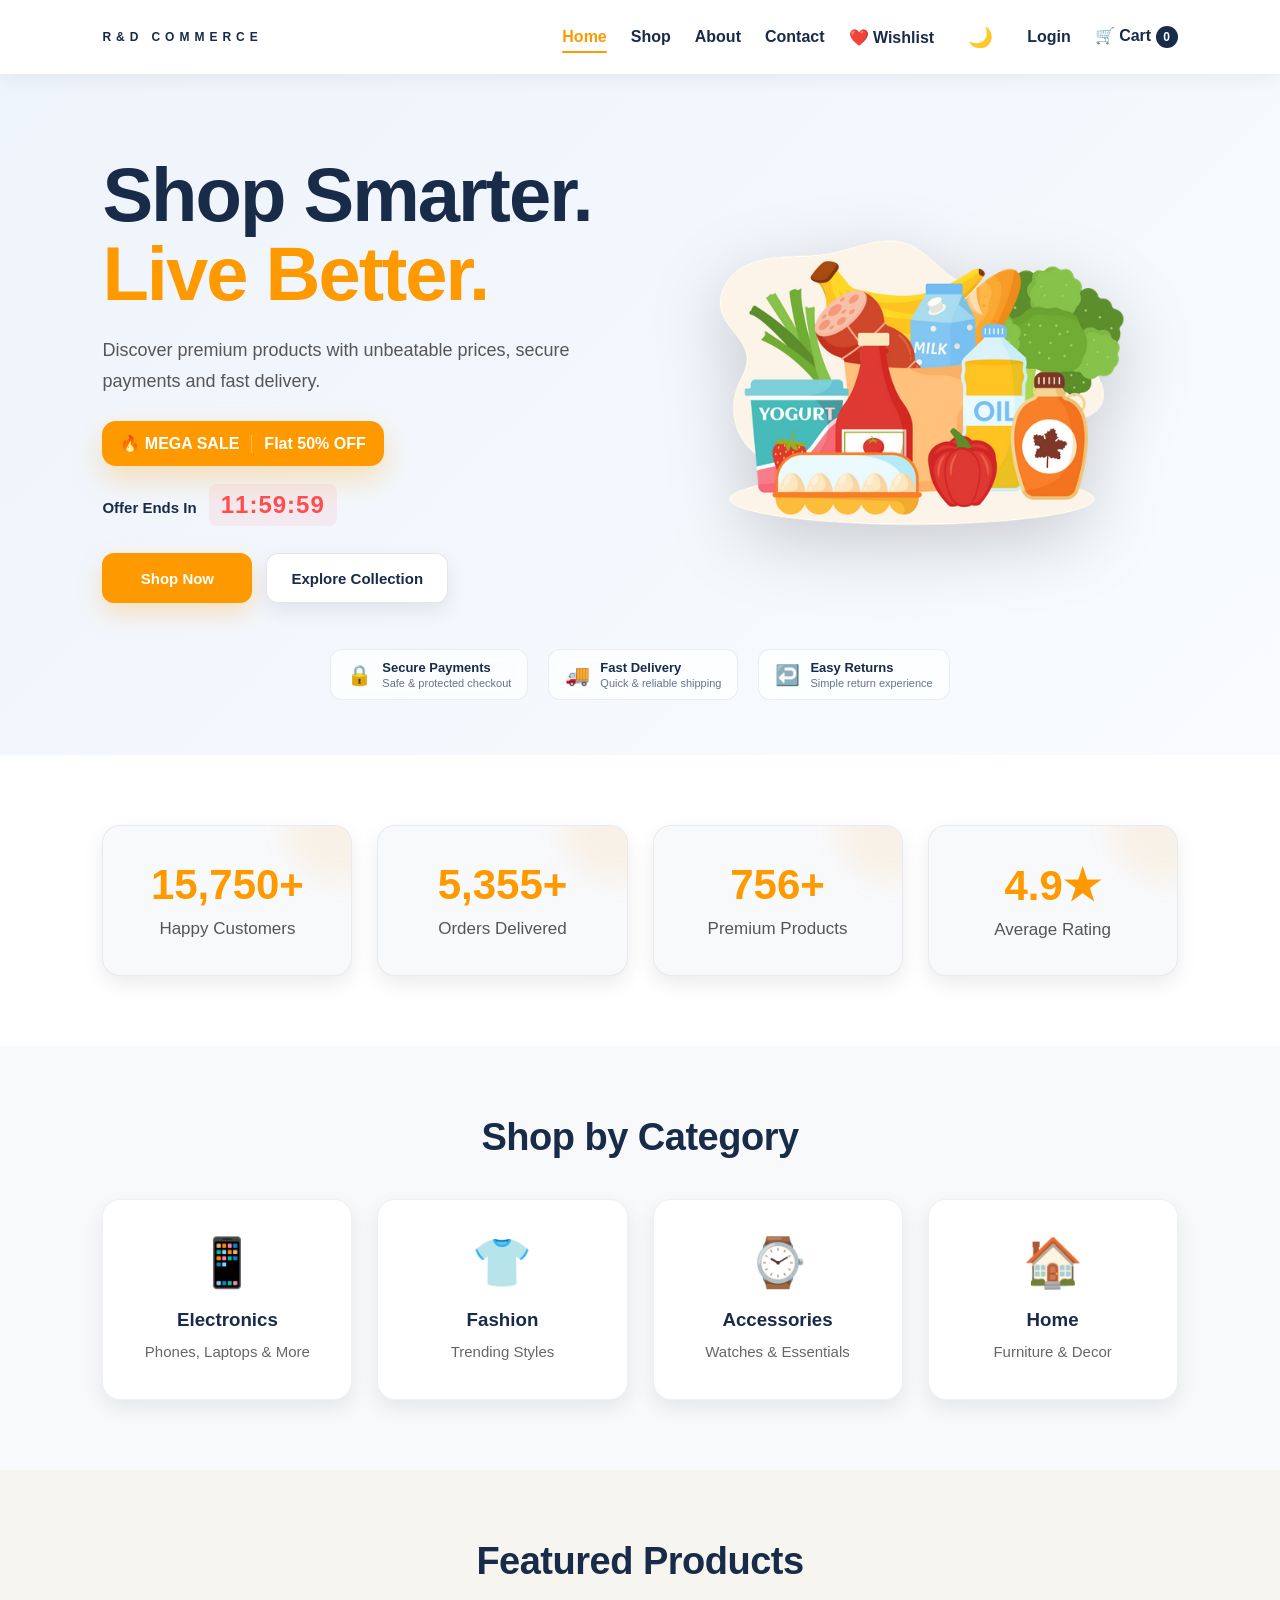
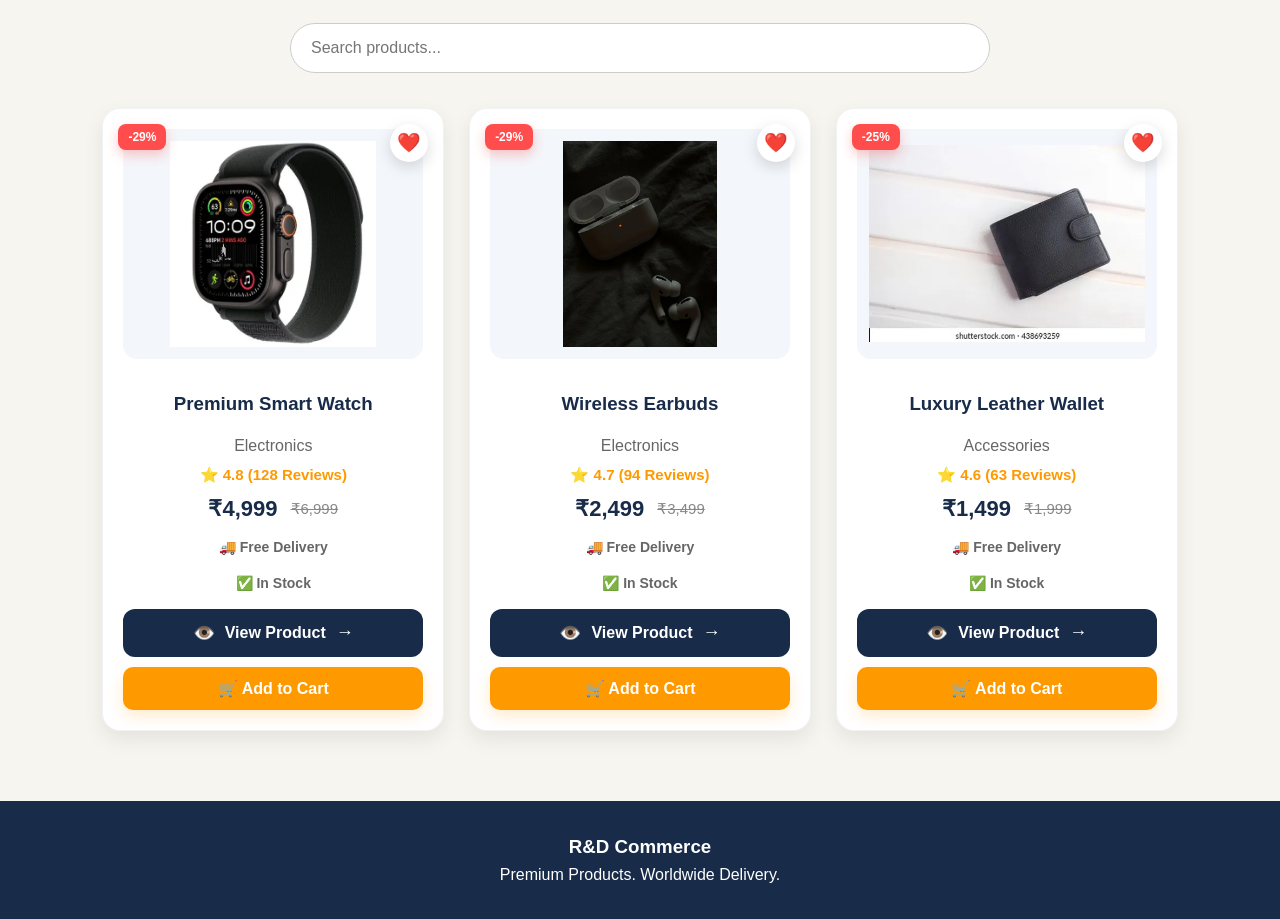
<file: index.html>
<!DOCTYPE html>
<html>
<head>
    <meta charset="UTF-8">
    <title>R&D Commerce</title>
    <meta name="viewport" content="width=device-width, initial-scale=1.0">

    <link rel="stylesheet" href="style.css">
</head>

<body>
<header>

<div class="logo">
    <a href="index.html">
        <span class="logo-rd">R&D</span>
        <span class="logo-commerce">COMMERCE</span>
    </a>
</div>

<nav>

<a class="active" href="index.html">Home</a>

<a href="shop.html">Shop</a>

<a href="about.html">About</a>

<a href="contact.html">Contact</a>

<a href="wishlist.html">❤️ Wishlist</a>

<button id="themeToggle" class="theme-toggle" aria-label="Toggle dark mode">
    🌙
</button>

<a href="#" id="userMenu">Login</a>

<a href="cart.html" class="cart-link">

🛒 Cart

<span id="cart-count">0</span>

</a>

</nav>

</header>

<section class="hero">

    <div class="hero-overlay">

        <div class="hero-content">

            <h1>
                Shop Smarter.
                <span>Live Better.</span>
            </h1>

            <p>
                Discover premium products with unbeatable prices,
                secure payments and fast delivery.
            </p>

<div class="offer-box">

    🔥 MEGA SALE

    <span>

        Flat 50% OFF

    </span>

</div>

<div class="countdown">

    Offer Ends In

    <span id="timer">

        12:00:00

    </span>

</div>

            <div class="hero-buttons">

                <a href="shop.html">
                    <button class="primary-btn">
                        Shop Now
                    </button>
                </a>

                <a href="#categories">
                    <button class="secondary-btn">
                        Explore Collection
                    </button>
                </a>

            </div>

        </div>

        <div class="hero-image">
            <img src="image/hero.png" alt="Premium Products">
        </div>

    </div>

<div class="hero-trust">
    <div class="trust-item">
        <span>🔒</span>
        <div>
            <strong>Secure Payments</strong>
            <small>Safe & protected checkout</small>
        </div>
    </div>

    <div class="trust-item">
        <span>🚚</span>
        <div>
            <strong>Fast Delivery</strong>
            <small>Quick & reliable shipping</small>
        </div>
    </div>

    <div class="trust-item">
        <span>↩️</span>
        <div>
            <strong>Easy Returns</strong>
            <small>Simple return experience</small>
        </div>
    </div>
</div>

</section>

<section class="stats">

<div class="stat-box">
<h2 id="customers">0</h2>
<p>Happy Customers</p>
</div>

<div class="stat-box">
<h2 id="orders">0</h2>
<p>Orders Delivered</p>
</div>

<div class="stat-box">
<h2 id="products">0</h2>
<p>Premium Products</p>
</div>

<div class="stat-box">
<h2>4.9★</h2>
<p>Average Rating</p>
</div>

</section>

<section class="categories" id="categories">

<h2>Shop by Category</h2>

<div class="category-grid">

<div class="category-card" onclick="showCategory('Electronics')">
<div class="category-icon">📱</div>
<h3>Electronics</h3>
<p>Phones, Laptops & More</p>
</div>

<div class="category-card" onclick="showCategory('Fashion')">
<div class="category-icon">👕</div>
<h3>Fashion</h3>
<p>Trending Styles</p>
</div>

<div class="category-card" onclick="showCategory('Accessories')">
<div class="category-icon">⌚</div>
<h3>Accessories</h3>
<p>Watches & Essentials</p>
</div>

<div class="category-card" onclick="showCategory('Home')">
<div class="category-icon">🏠</div>
<h3>Home</h3>
<p>Furniture & Decor</p>
</div>

</div>

</section>

<section class="products">

<h2>Featured Products</h2>


<div class="search-container">

    <input
        type="text"
        id="homeSearchInput"
        placeholder="Search products..."
    >

    <div id="searchSuggestions"></div>

</div>


<div id="home-products" class="product-grid">

</div>

</section>


<footer>

<h3>R&D Commerce</h3>
<p>Premium Products. Worldwide Delivery.</p>

</footer>

<div id="toast-container"></div>
<button id="backToTop" aria-label="Back to top">
    ↑
</button>

<script src="products.js"></script>	
<script src="script.js"></script>

</body>
</html>
</file>
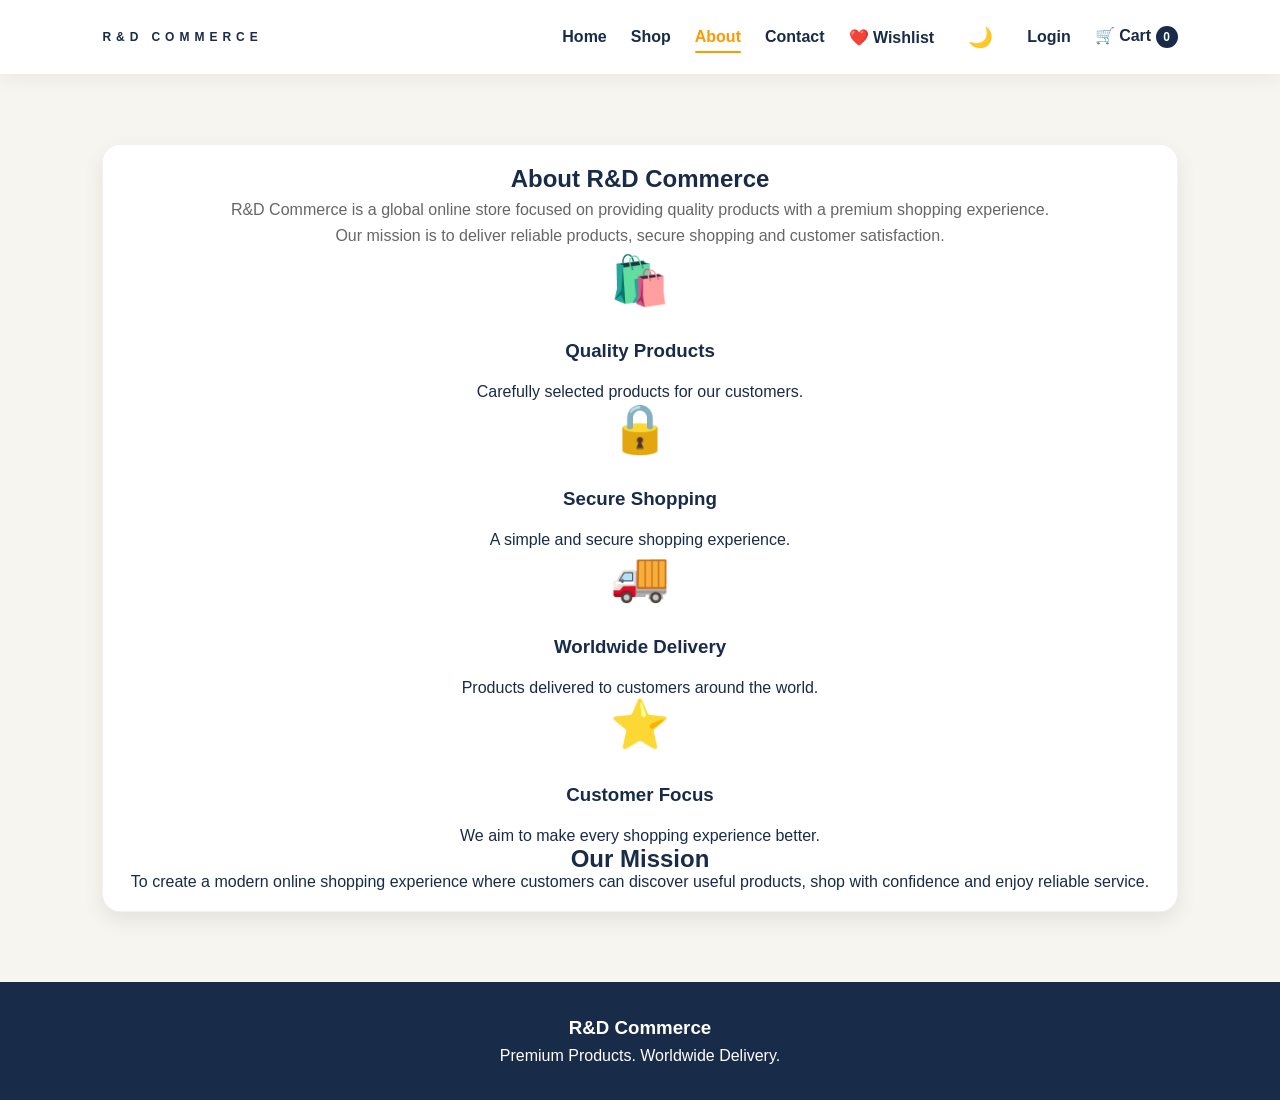
<file: about.html>
<!DOCTYPE html>
<html lang="en">

<head>

    <meta charset="UTF-8">

    <meta
        name="viewport"
        content="width=device-width, initial-scale=1.0"
    >

    <title>About Us - R&D Commerce</title>

    <link rel="stylesheet" href="style.css">

</head>


<body>


<header>

    <div class="logo">

        <a href="index.html">

            <span class="logo-rd">
                R&D
            </span>

            <span class="logo-commerce">
                COMMERCE
            </span>

        </a>

    </div>


    <nav>

        <a href="index.html">
            Home
        </a>

        <a href="shop.html">
            Shop
        </a>

        <a href="about.html" class="active">
            About
        </a>

        <a href="contact.html">
            Contact
        </a>

        <a href="wishlist.html">
            ❤️ Wishlist
        </a>

        <button
            id="themeToggle"
            class="theme-toggle"
            aria-label="Toggle dark mode"
        >
            🌙
        </button>

        <a
            href="login.html"
            id="userMenu"
        >
            Login
        </a>

        <a
            href="cart.html"
            class="cart-link"
        >
            🛒 Cart
            <span id="cart-count">
                0
            </span>
        </a>

    </nav>

</header>



<section class="products about-page">


    <div class="card about-card">


        <h1>
            About R&D Commerce
        </h1>


        <p>
            R&D Commerce is a global online store focused on
            providing quality products with a premium shopping
            experience.
        </p>


        <p>
            Our mission is to deliver reliable products,
            secure shopping and customer satisfaction.
        </p>


        <div class="about-highlights">


            <div class="about-highlight">

                <div class="category-icon">
                    🛍️
                </div>

                <h3>
                    Quality Products
                </h3>

                <p>
                    Carefully selected products for our customers.
                </p>

            </div>


            <div class="about-highlight">

                <div class="category-icon">
                    🔒
                </div>

                <h3>
                    Secure Shopping
                </h3>

                <p>
                    A simple and secure shopping experience.
                </p>

            </div>


            <div class="about-highlight">

                <div class="category-icon">
                    🚚
                </div>

                <h3>
                    Worldwide Delivery
                </h3>

                <p>
                    Products delivered to customers around the world.
                </p>

            </div>


            <div class="about-highlight">

                <div class="category-icon">
                    ⭐
                </div>

                <h3>
                    Customer Focus
                </h3>

                <p>
                    We aim to make every shopping experience better.
                </p>

            </div>


        </div>


        <div class="about-mission">

            <h2>
                Our Mission
            </h2>

            <p>
                To create a modern online shopping experience
                where customers can discover useful products,
                shop with confidence and enjoy reliable service.
            </p>

        </div>


    </div>


</section>



<footer>

    <h3>
        R&D Commerce
    </h3>

    <p>
        Premium Products. Worldwide Delivery.
    </p>

</footer>



<div id="toast-container"></div>


<button
    id="backToTop"
    aria-label="Back to top"
>
    ↑
</button>



<script src="script.js"></script>


</body>

</html>
</file>
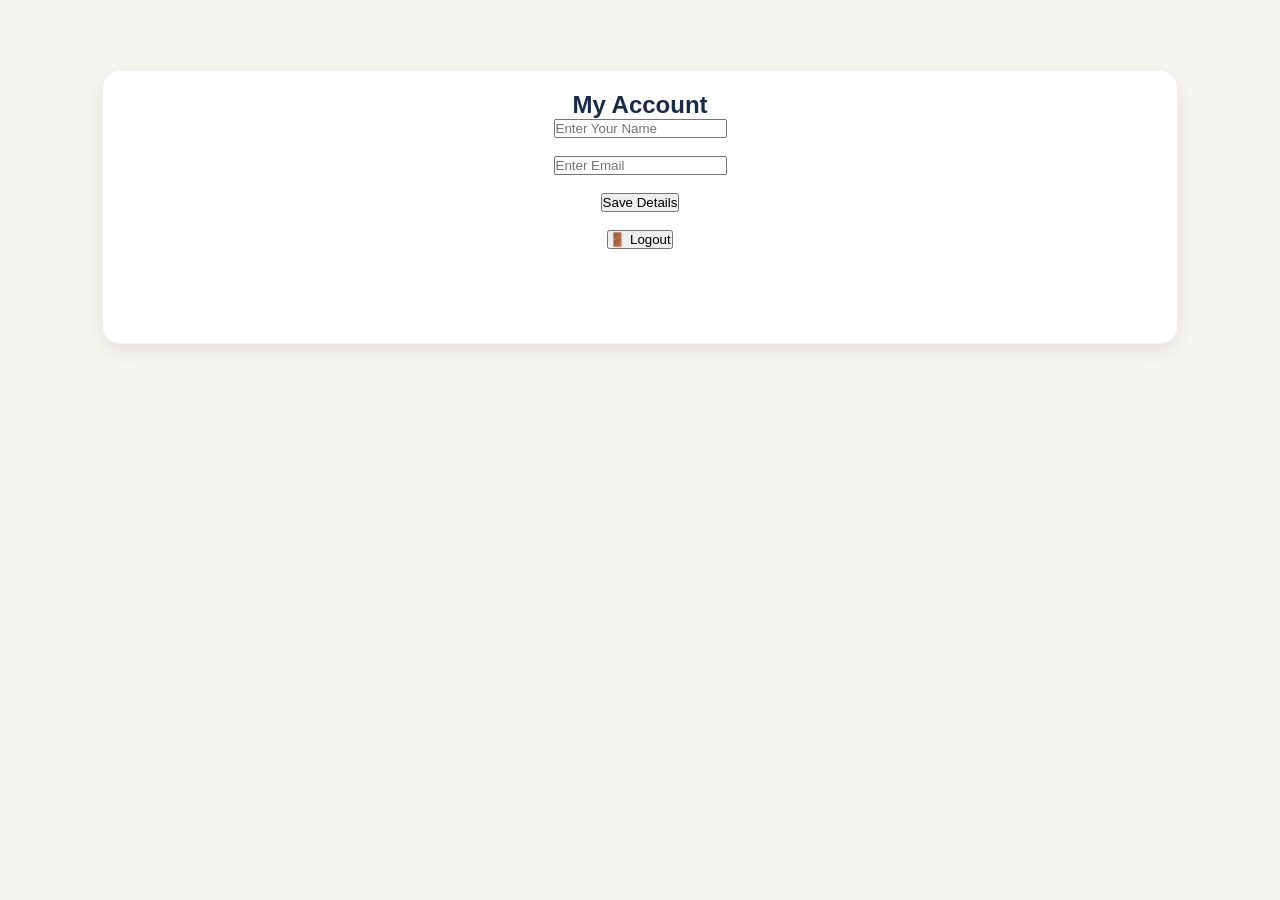
<file: account.html>
<!DOCTYPE html>
<html>

<head>

<title>Account - R&D Commerce</title>

<link rel="stylesheet" href="style.css">

</head>


<body>


<section class="products">


<div class="card">


<h1>
My Account
</h1>


<input 
placeholder="Enter Your Name"
id="username"
>


<br><br>


<input 
placeholder="Enter Email"
id="email"
>


<br><br>


<button onclick="saveAccount()">

Save Details

</button>

<br><br>

<button onclick="logout()">

🚪 Logout

</button>

<h3 id="welcome"></h3>


</div>


</section>



<script>


function saveAccount(){


let name =
document.getElementById("username").value;


localStorage.setItem(
"username",
name
);



document.getElementById("welcome").innerText =
"Welcome "+name;


}

function logout(){

localStorage.removeItem("user");

alert("Logged Out Successfully!");

window.location.href="login.html";

}

const user = JSON.parse(localStorage.getItem("user"));

if(user){

    document.getElementById("username").value = user.name;

    document.getElementById("email").value = user.email;

    document.getElementById("welcome").innerHTML =
    "👋 Welcome, <strong>" + user.name + "</strong>";

}

</script>



</body>

</html>
</file>
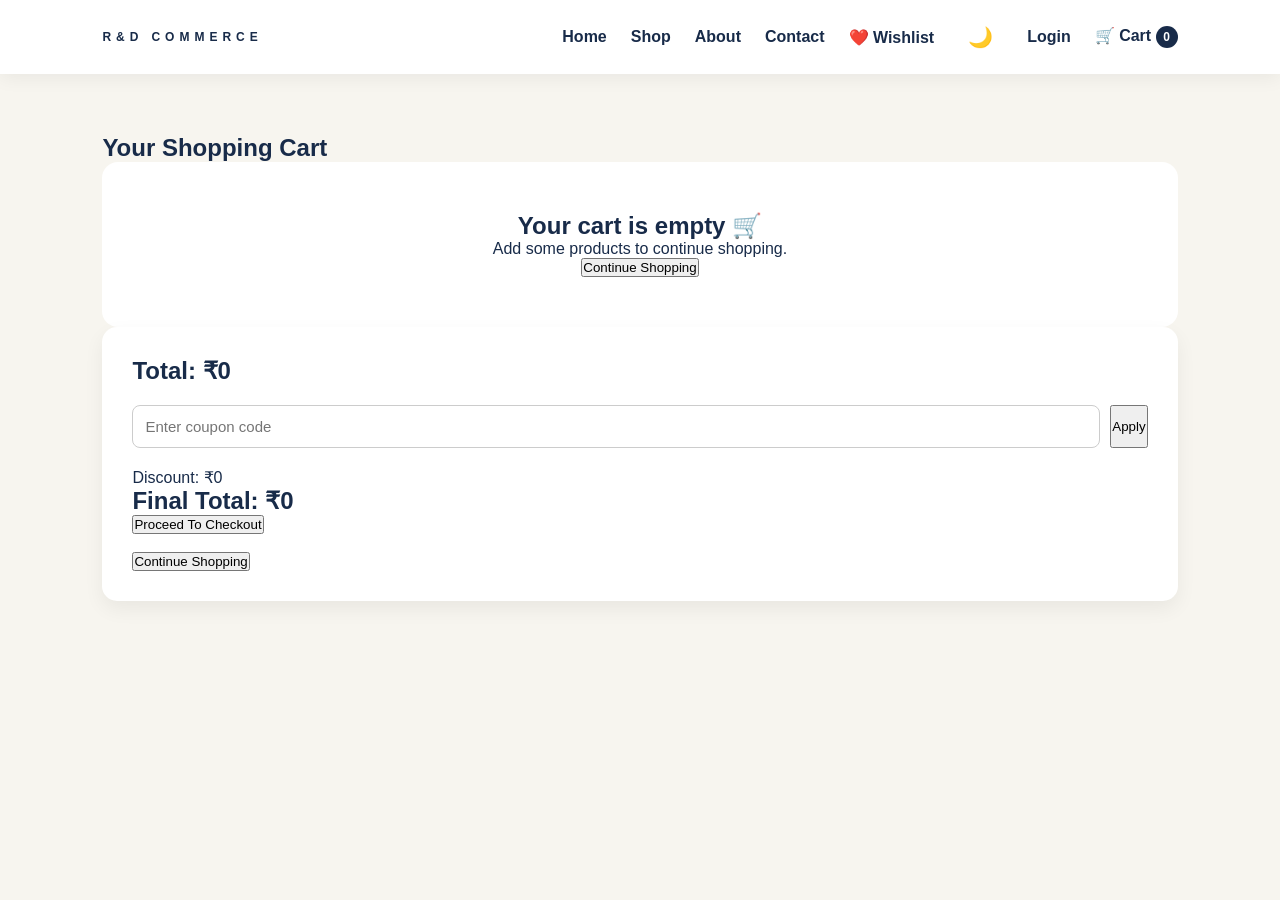
<file: cart.html>
<!DOCTYPE html>
<html lang="en">

<head>

    <meta charset="UTF-8">

    <meta
        name="viewport"
        content="width=device-width, initial-scale=1.0"
    >

    <title>Cart - R&D Commerce</title>

    <link
        rel="stylesheet"
        href="style.css"
    >

</head>


<body>


<!-- ============================= -->
<!-- HEADER -->
<!-- ============================= -->

<header>

    <div class="logo">

        <a href="index.html">

            <span class="logo-rd">
                R&D
            </span>

            <span class="logo-commerce">
                COMMERCE
            </span>

        </a>

    </div>


    <nav>

        <a href="index.html">
            Home
        </a>

        <a href="shop.html">
            Shop
        </a>

        <a href="about.html">
            About
        </a>

        <a href="contact.html">
            Contact
        </a>

        <a href="wishlist.html">
            ❤️ Wishlist
        </a>


        <button
            id="themeToggle"
            class="theme-toggle"
            aria-label="Toggle dark mode"
        >
            🌙
        </button>


        <a
            href="login.html"
            id="userMenu"
        >
            Login
        </a>


        <a
            href="cart.html"
            class="cart-link"
        >

            🛒 Cart

            <span id="cart-count">
                0
            </span>

        </a>

    </nav>

</header>



<!-- ============================= -->
<!-- CART -->
<!-- ============================= -->

<section class="cart-section">


    <h1>
        Your Shopping Cart
    </h1>


    <div id="cart-items">

    </div>



    <!-- ========================= -->
    <!-- CART SUMMARY -->
    <!-- ========================= -->

    <div class="cart-summary">


        <h2>

            Total:
            ₹<span id="total">0</span>

        </h2>


        <div class="discount-box">


            <input
                type="text"
                id="coupon"
                placeholder="Enter coupon code"
                autocomplete="off"
            >


            <button
                type="button"
                onclick="applyCoupon()"
            >
                Apply
            </button>


        </div>


        <p>

            Discount:
            ₹<span id="discount">0</span>

        </p>


        <h2>

            Final Total:
            ₹<span id="finalTotal">0</span>

        </h2>


        <a href="checkout.html">

            <button
                type="button"
            >
                Proceed To Checkout
            </button>

        </a>


        <br>
        <br>


        <a href="shop.html">

            <button
                type="button"
            >
                Continue Shopping
            </button>

        </a>


    </div>


</section>



<!-- ============================= -->
<!-- TOAST -->
<!-- ============================= -->

<div id="toast-container"></div>



<!-- ============================= -->
<!-- BACK TO TOP -->
<!-- ============================= -->

<button
    id="backToTop"
    aria-label="Back to top"
>
    ↑
</button>



<!-- ============================= -->
<!-- SCRIPTS -->
<!-- ============================= -->

<script src="script.js"></script>

<script src="cart.js"></script>


</body>

</html>
</file>
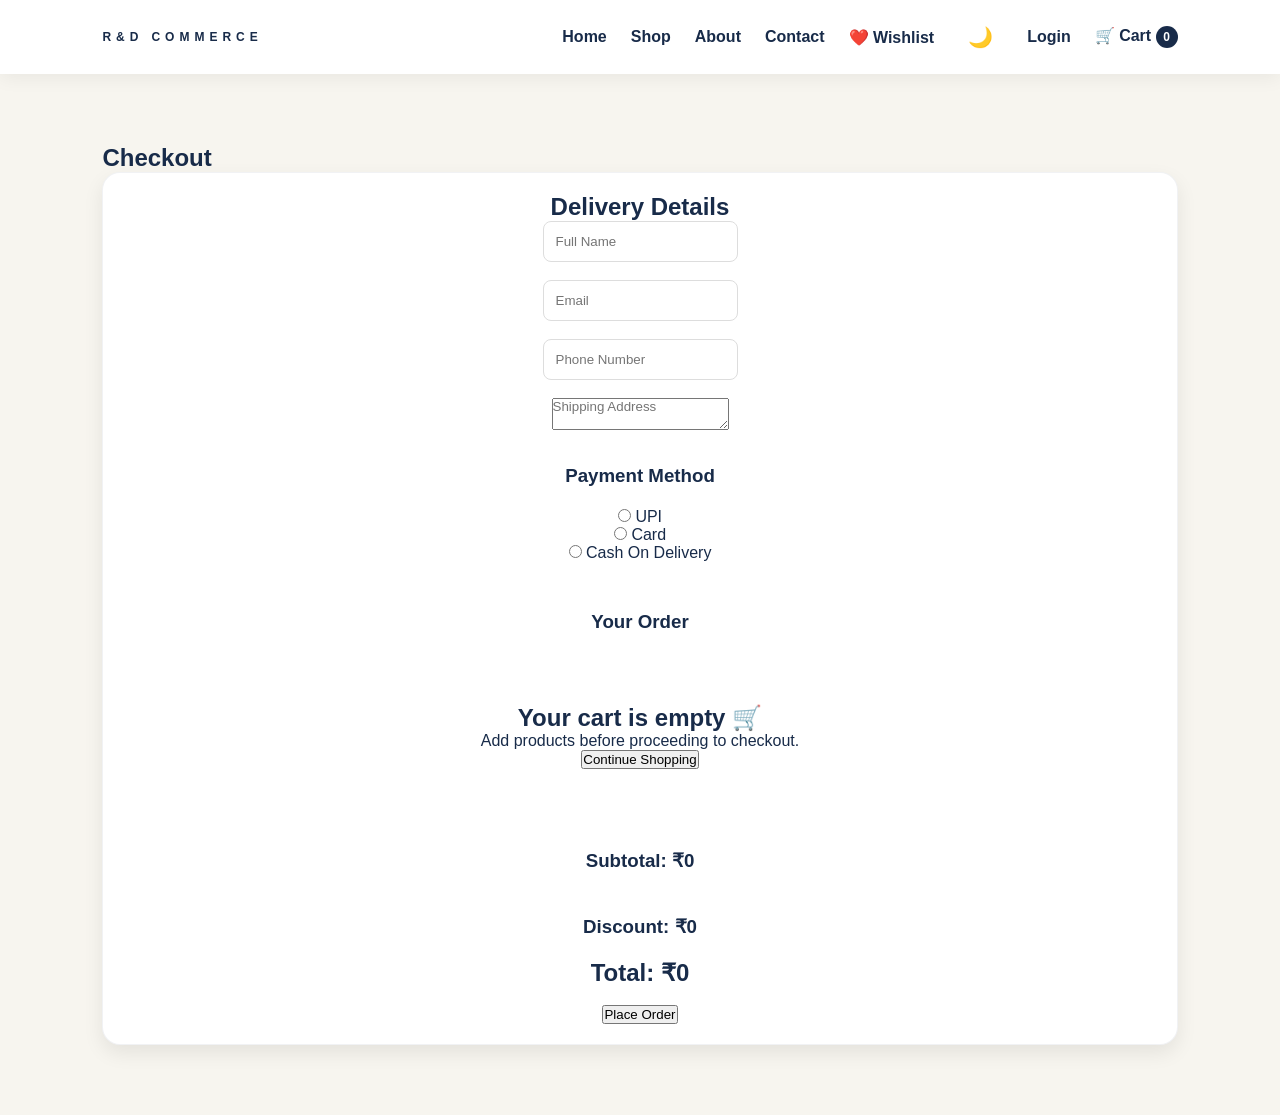
<file: checkout.html>
<!DOCTYPE html>
<html lang="en">

<head>

    <meta charset="UTF-8">

    <meta
        name="viewport"
        content="width=device-width, initial-scale=1.0"
    >

    <title>Checkout - R&D Commerce</title>

    <link
        rel="stylesheet"
        href="style.css"
    >

</head>


<body>


<!-- ============================= -->
<!-- HEADER -->
<!-- ============================= -->

<header>

    <div class="logo">

        <a href="index.html">

            <span class="logo-rd">
                R&D
            </span>

            <span class="logo-commerce">
                COMMERCE
            </span>

        </a>

    </div>


    <nav>

        <a href="index.html">
            Home
        </a>

        <a href="shop.html">
            Shop
        </a>

        <a href="about.html">
            About
        </a>

        <a href="contact.html">
            Contact
        </a>

        <a href="wishlist.html">
            ❤️ Wishlist
        </a>


        <button
            id="themeToggle"
            class="theme-toggle"
            aria-label="Toggle dark mode"
        >
            🌙
        </button>


        <a
            href="login.html"
            id="userMenu"
        >
            Login
        </a>


        <a
            href="cart.html"
            class="cart-link"
        >

            🛒 Cart

            <span id="cart-count">
                0
            </span>

        </a>

    </nav>

</header>



<!-- ============================= -->
<!-- CHECKOUT -->
<!-- ============================= -->

<section class="products">

    <h1>
        Checkout
    </h1>


    <div class="card">


        <!-- ========================= -->
        <!-- DELIVERY DETAILS -->
        <!-- ========================= -->

        <h2>
            Delivery Details
        </h2>


        <input
            type="text"
            id="fullName"
            placeholder="Full Name"
            autocomplete="name"
        >


        <br>
        <br>


        <input
            type="email"
            id="email"
            placeholder="Email"
            autocomplete="email"
        >


        <br>
        <br>


        <input
            type="tel"
            id="phone"
            placeholder="Phone Number"
            autocomplete="tel"
        >


        <br>
        <br>


        <textarea
            id="address"
            placeholder="Shipping Address"
            autocomplete="street-address"
        ></textarea>



        <!-- ========================= -->
        <!-- PAYMENT -->
        <!-- ========================= -->

        <h3>
            Payment Method
        </h3>


        <label>

            <input
                type="radio"
                name="payment"
                value="UPI"
            >

            UPI

        </label>


        <br>


        <label>

            <input
                type="radio"
                name="payment"
                value="Card"
            >

            Card

        </label>


        <br>


        <label>

            <input
                type="radio"
                name="payment"
                value="Cash On Delivery"
            >

            Cash On Delivery

        </label>



        <br>
        <br>



        <!-- ========================= -->
        <!-- ORDER -->
        <!-- ========================= -->

        <h3>
            Your Order
        </h3>


        <div id="checkout-items">

        </div>



        <h3>

            Subtotal:
            ₹<span id="checkout-subtotal">
                0
            </span>

        </h3>


        <h3>

            Discount:
            ₹<span id="checkout-discount">
                0
            </span>

        </h3>


        <h2>

            Total:
            ₹<span id="checkout-total">
                0
            </span>

        </h2>



        <br>


        <button
            type="button"
            onclick="placeOrder()"
        >
            Place Order
        </button>


    </div>

</section>



<!-- ============================= -->
<!-- TOAST -->
<!-- ============================= -->

<div id="toast-container"></div>



<!-- ============================= -->
<!-- BACK TO TOP -->
<!-- ============================= -->

<button
    id="backToTop"
    aria-label="Back to top"
>
    ↑
</button>



<!-- ============================= -->
<!-- SCRIPTS -->
<!-- ============================= -->

<script src="script.js"></script>


<script>

// =========================================================
// CHECKOUT SYSTEM
// =========================================================


// =========================================================
// LOAD CART
// =========================================================

function getCheckoutCart() {

    try {

        const savedCart =
            JSON.parse(
                localStorage.getItem("cart")
            );


        return Array.isArray(savedCart)
            ? savedCart
            : [];

    } catch (error) {

        return [];

    }

}


let cart =
    getCheckoutCart();


// =========================================================
// ELEMENTS
// =========================================================

const checkoutItems =
    document.getElementById(
        "checkout-items"
    );


const checkoutSubtotal =
    document.getElementById(
        "checkout-subtotal"
    );


const checkoutDiscount =
    document.getElementById(
        "checkout-discount"
    );


const checkoutTotal =
    document.getElementById(
        "checkout-total"
    );


// =========================================================
// DISPLAY CHECKOUT
// =========================================================

function displayCheckout() {

    if (!checkoutItems) {
        return;
    }


    // =====================================================
    // EMPTY CART
    // =====================================================

    if (cart.length === 0) {

        checkoutItems.innerHTML = `

            <div class="empty-cart">

                <h2>
                    Your cart is empty 🛒
                </h2>

                <p>
                    Add products before
                    proceeding to checkout.
                </p>


                <a href="shop.html">

                    <button type="button">
                        Continue Shopping
                    </button>

                </a>

            </div>

        `;


        checkoutSubtotal.innerText =
            "0";

        checkoutDiscount.innerText =
            "0";

        checkoutTotal.innerText =
            "0";


        return;

    }


    // =====================================================
    // CALCULATE SUBTOTAL
    // =====================================================

    let subtotal = 0;


    checkoutItems.innerHTML = "";


    cart.forEach(
        function (item) {

            const price =
                Number(item.price) || 0;


            subtotal += price;


            checkoutItems.innerHTML += `

                <div class="cart-card">

                    <img
                        src="${item.image || ""}"
                        alt="${item.name || "Product"}"
                    >


                    <div>

                        <h3>
                            ${item.name || "Product"}
                        </h3>


                        <p>
                            ₹${price.toLocaleString("en-IN")}
                        </p>

                    </div>

                </div>

            `;

        }
    );


    // =====================================================
    // DISCOUNT
    // =====================================================

    const savedDiscount =
        Number(
            localStorage.getItem(
                "discountAmount"
            )
        ) || 0;


    const discount =
        Math.min(
            Math.max(0, savedDiscount),
            subtotal
        );


    // =====================================================
    // FINAL TOTAL
    // =====================================================

    const finalTotal =
        Math.max(
            0,
            subtotal - discount
        );


    checkoutSubtotal.innerText =
        subtotal.toLocaleString(
            "en-IN"
        );


    checkoutDiscount.innerText =
        discount.toLocaleString(
            "en-IN"
        );


    checkoutTotal.innerText =
        finalTotal.toLocaleString(
            "en-IN"
        );

}


// =========================================================
// PLACE ORDER
// =========================================================

function placeOrder() {

    // -----------------------------------------------------
    // CART CHECK
    // -----------------------------------------------------

    if (cart.length === 0) {

        showCheckoutMessage(
            "Your cart is empty!",
            "🛒"
        );

        return;

    }


    // -----------------------------------------------------
    // GET DETAILS
    // -----------------------------------------------------

    const name =
        document
            .getElementById("fullName")
            .value
            .trim();


    const email =
        document
            .getElementById("email")
            .value
            .trim();


    const phone =
        document
            .getElementById("phone")
            .value
            .trim();


    const address =
        document
            .getElementById("address")
            .value
            .trim();


    const payment =
        document.querySelector(
            'input[name="payment"]:checked'
        );


    // -----------------------------------------------------
    // VALIDATION
    // -----------------------------------------------------

    if (!name) {

        showCheckoutMessage(
            "Please enter your full name.",
            "⚠️"
        );

        return;

    }


    if (!email) {

        showCheckoutMessage(
            "Please enter your email.",
            "⚠️"
        );

        return;

    }


    if (!email.includes("@")) {

        showCheckoutMessage(
            "Please enter a valid email address.",
            "⚠️"
        );

        return;

    }


    if (!phone) {

        showCheckoutMessage(
            "Please enter your phone number.",
            "⚠️"
        );

        return;

    }


    if (!address) {

        showCheckoutMessage(
            "Please enter your shipping address.",
            "⚠️"
        );

        return;

    }


    if (!payment) {

        showCheckoutMessage(
            "Please select a payment method.",
            "⚠️"
        );

        return;

    }


    // -----------------------------------------------------
    // CALCULATE TOTAL
    // -----------------------------------------------------

    let subtotal = 0;


    cart.forEach(
        function (item) {

            subtotal +=
                Number(item.price) || 0;

        }
    );


    const savedDiscount =
        Number(
            localStorage.getItem(
                "discountAmount"
            )
        ) || 0;


    const discount =
        Math.min(
            Math.max(0, savedDiscount),
            subtotal
        );


    const finalTotal =
        Math.max(
            0,
            subtotal - discount
        );


    // -----------------------------------------------------
    // GENERATE ORDER ID
    // -----------------------------------------------------

    const orderId =
        "RD" +
        Date.now()
            .toString()
            .slice(-8);


    // -----------------------------------------------------
    // CREATE ORDER
    // -----------------------------------------------------

    const order = {

        orderId: orderId,

        customer: {

            name: name,

            email: email,

            phone: phone,

            address: address

        },

        paymentMethod:
            payment.value,

        items: cart,

        subtotal: subtotal,

        discount: discount,

        total: finalTotal,

        date:
            new Date()
                .toLocaleString(
                    "en-IN"
                ),

        status:
            "Order Placed"

    };


    // -----------------------------------------------------
    // LOAD OLD ORDERS
    // -----------------------------------------------------

    let orders = [];


    try {

        const savedOrders =
            JSON.parse(
                localStorage.getItem(
                    "orders"
                )
            );


        if (
            Array.isArray(
                savedOrders
            )
        ) {

            orders =
                savedOrders;

        }

    } catch (error) {

        orders = [];

    }


    // -----------------------------------------------------
    // SAVE ORDER
    // -----------------------------------------------------

    orders.push(order);


    localStorage.setItem(
        "orders",
        JSON.stringify(orders)
    );


    // -----------------------------------------------------
    // SAVE LAST ORDER
    // -----------------------------------------------------

    localStorage.setItem(
        "lastOrder",
        JSON.stringify(order)
    );


    // -----------------------------------------------------
    // CLEAR CART
    // -----------------------------------------------------

    localStorage.removeItem(
        "cart"
    );


    localStorage.removeItem(
        "discountAmount"
    );


    // -----------------------------------------------------
    // GO TO SUCCESS PAGE
    // -----------------------------------------------------

    window.location.href =
        "order-success.html";

}


// =========================================================
// CHECKOUT MESSAGE
// =========================================================

function showCheckoutMessage(
    message,
    icon
) {

    if (
        typeof showToast ===
        "function"
    ) {

        showToast(
            message,
            icon
        );

    }

    else {

        alert(
            icon +
            " " +
            message
        );

    }

}


// =========================================================
// INITIALIZE
// =========================================================

displayCheckout();

</script>


</body>

</html>
</file>
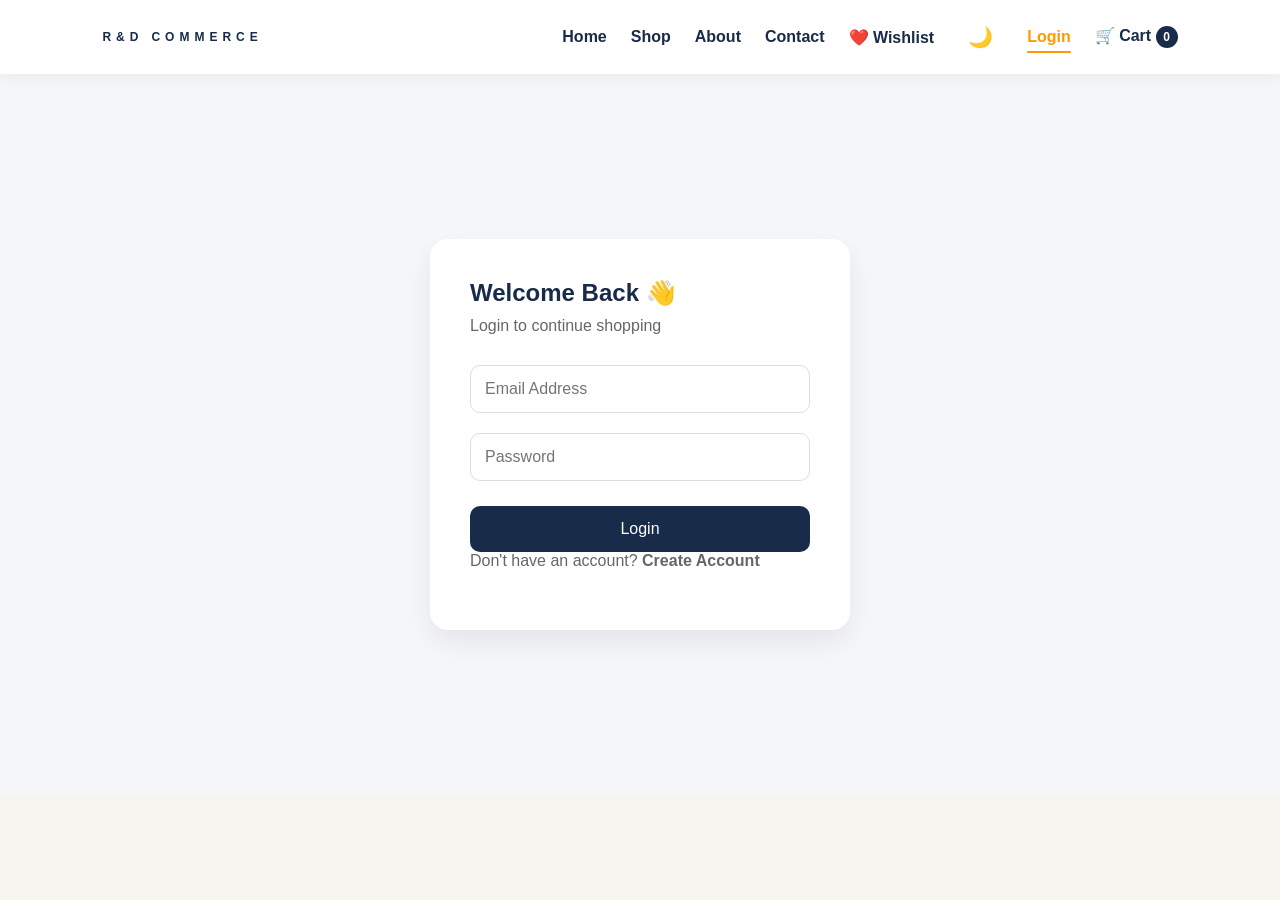
<file: login.html>
<!DOCTYPE html>
<html lang="en">

<head>

    <meta charset="UTF-8">

    <meta
        name="viewport"
        content="width=device-width, initial-scale=1.0"
    >

    <title>Login - R&D Commerce</title>

    <link rel="stylesheet" href="style.css">

</head>


<body>


<header>

    <div class="logo">

        <a href="index.html">

            <span class="logo-rd">
                R&D
            </span>

            <span class="logo-commerce">
                COMMERCE
            </span>

        </a>

    </div>


    <nav>

        <a href="index.html">
            Home
        </a>

        <a href="shop.html">
            Shop
        </a>

        <a href="about.html">
            About
        </a>

        <a href="contact.html">
            Contact
        </a>

        <a href="wishlist.html">
            ❤️ Wishlist
        </a>

        <button
            id="themeToggle"
            class="theme-toggle"
            aria-label="Toggle dark mode"
        >
            🌙
        </button>

        <a
            href="login.html"
            id="userMenu"
            class="active"
        >
            Login
        </a>

        <a
            href="cart.html"
            class="cart-link"
        >
            🛒 Cart
            <span id="cart-count">
                0
            </span>
        </a>

    </nav>

</header>



<section class="auth-container">


    <div class="auth-card">


        <h1>
            Welcome Back 👋
        </h1>


        <p>
            Login to continue shopping
        </p>


        <form id="loginForm">


            <input
                type="email"
                id="loginEmail"
                placeholder="Email Address"
                autocomplete="email"
                required
            >


            <input
                type="password"
                id="loginPassword"
                placeholder="Password"
                autocomplete="current-password"
                required
            >


            <button
                type="submit"
                id="loginBtn"
            >
                Login
            </button>


        </form>


        <p>

            Don't have an account?

            <a href="signup.html">
                Create Account
            </a>

        </p>


    </div>


</section>



<div id="toast-container"></div>


<button
    id="backToTop"
    aria-label="Back to top"
>
    ↑
</button>



<script src="script.js"></script>

<script src="login.js"></script>


</body>

</html>
</file>
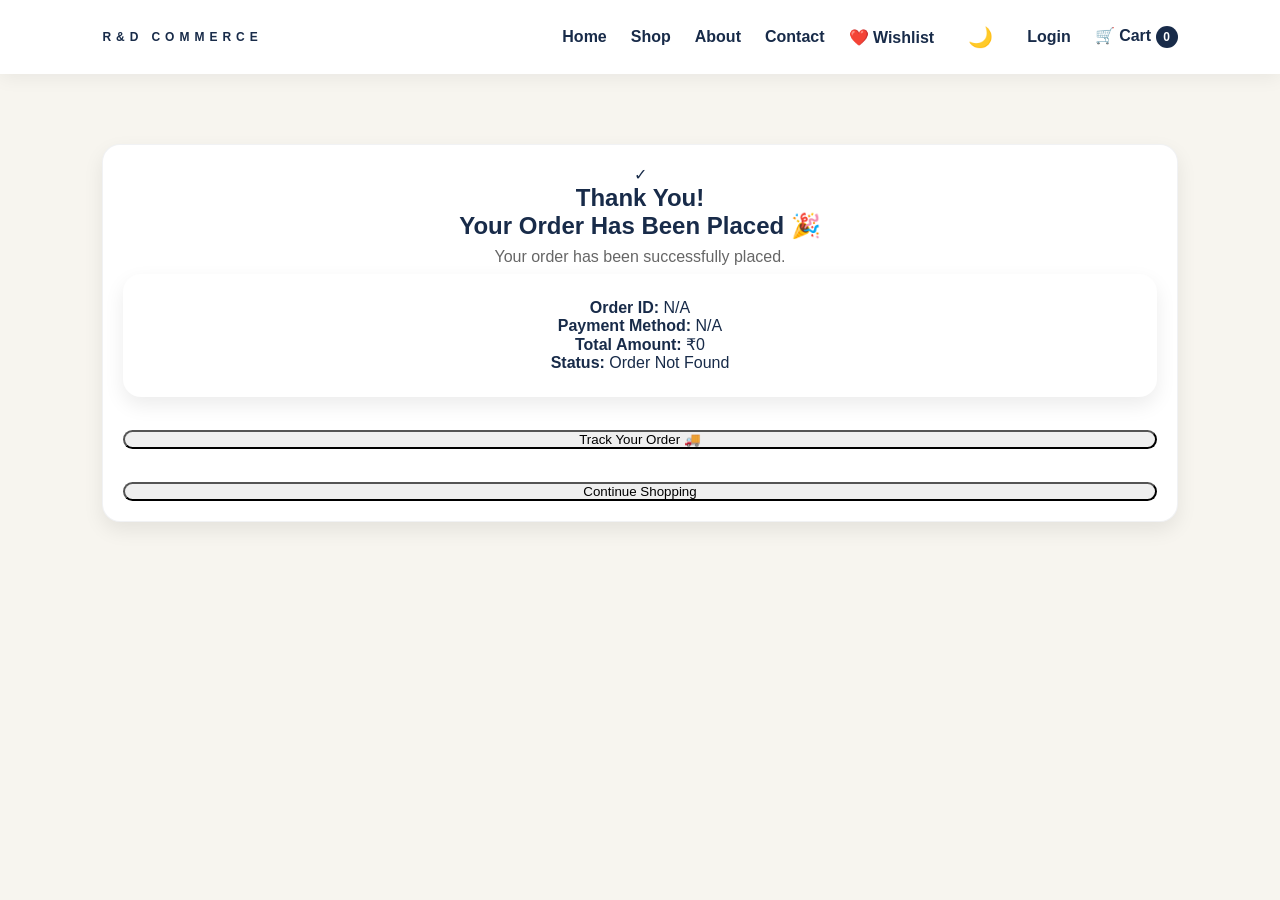
<file: order-success.html>
<!DOCTYPE html>
<html lang="en">

<head>

    <meta charset="UTF-8">

    <meta name="viewport" content="width=device-width, initial-scale=1.0">

    <title>Order Confirmed - R&D Commerce</title>

    <link rel="stylesheet" href="style.css">

</head>


<body>


<header>

    <div class="logo">

        <a href="index.html">

            <span class="logo-rd">R&D</span>

            <span class="logo-commerce">
                COMMERCE
            </span>

        </a>

    </div>


    <nav>

        <a href="index.html">
            Home
        </a>

        <a href="shop.html">
            Shop
        </a>

        <a href="about.html">
            About
        </a>

        <a href="contact.html">
            Contact
        </a>

        <a href="wishlist.html">
            ❤️ Wishlist
        </a>

        <button
            id="themeToggle"
            class="theme-toggle"
            aria-label="Toggle dark mode"
        >
            🌙
        </button>

        <a href="login.html" id="userMenu">
            Login
        </a>

        <a href="cart.html" class="cart-link">
            🛒 Cart
            <span id="cart-count">0</span>
        </a>

    </nav>

</header>



<section class="products">

    <div class="card order-success-card">


        <div class="success-icon">
            ✓
        </div>


        <h1>
            Thank You!
        </h1>


        <h2>
            Your Order Has Been Placed 🎉
        </h2>


        <p>
            Your order has been successfully placed.
        </p>


        <div class="order-summary">

            <p>
                <strong>Order ID:</strong>
                <span id="success-order-id">Loading...</span>
            </p>

            <p>
                <strong>Payment Method:</strong>
                <span id="success-payment">Loading...</span>
            </p>

            <p>
                <strong>Total Amount:</strong>
                ₹<span id="success-total">0</span>
            </p>

            <p>
                <strong>Status:</strong>
                <span id="success-status">Order Placed</span>
            </p>

        </div>


        <br>


        <a href="order-tracking.html">

            <button type="button">
                Track Your Order 🚚
            </button>

        </a>


        <br><br>


        <a href="index.html">

            <button type="button">
                Continue Shopping
            </button>

        </a>


    </div>

</section>



<div id="toast-container"></div>


<button
    id="backToTop"
    aria-label="Back to top"
>
    ↑
</button>



<script src="script.js"></script>


<script>

    // =========================================================
    // LOAD LAST ORDER
    // =========================================================

    function getLastOrder() {

        try {

            const savedOrder =
                JSON.parse(
                    localStorage.getItem("lastOrder")
                );

            return savedOrder &&
                   typeof savedOrder === "object"
                ? savedOrder
                : null;

        } catch (error) {

            return null;

        }

    }



    // =========================================================
    // DISPLAY ORDER DETAILS
    // =========================================================

    const lastOrder = getLastOrder();


    const orderId =
        document.getElementById(
            "success-order-id"
        );


    const payment =
        document.getElementById(
            "success-payment"
        );


    const total =
        document.getElementById(
            "success-total"
        );


    const status =
        document.getElementById(
            "success-status"
        );



    if (lastOrder) {

        if (orderId) {

            orderId.innerText =
                "#" + (
                    lastOrder.orderId ||
                    "N/A"
                );

        }


        if (payment) {

            payment.innerText =
                lastOrder.paymentMethod ||
                "N/A";

        }


        if (total) {

            total.innerText =
                Number(
                    lastOrder.total || 0
                ).toLocaleString("en-IN");

        }


        if (status) {

            status.innerText =
                lastOrder.status ||
                "Order Placed";

        }

    } else {

        if (orderId) {
            orderId.innerText = "N/A";
        }

        if (payment) {
            payment.innerText = "N/A";
        }

        if (total) {
            total.innerText = "0";
        }

        if (status) {
            status.innerText = "Order Not Found";
        }

    }

</script>


</body>

</html>
</file>
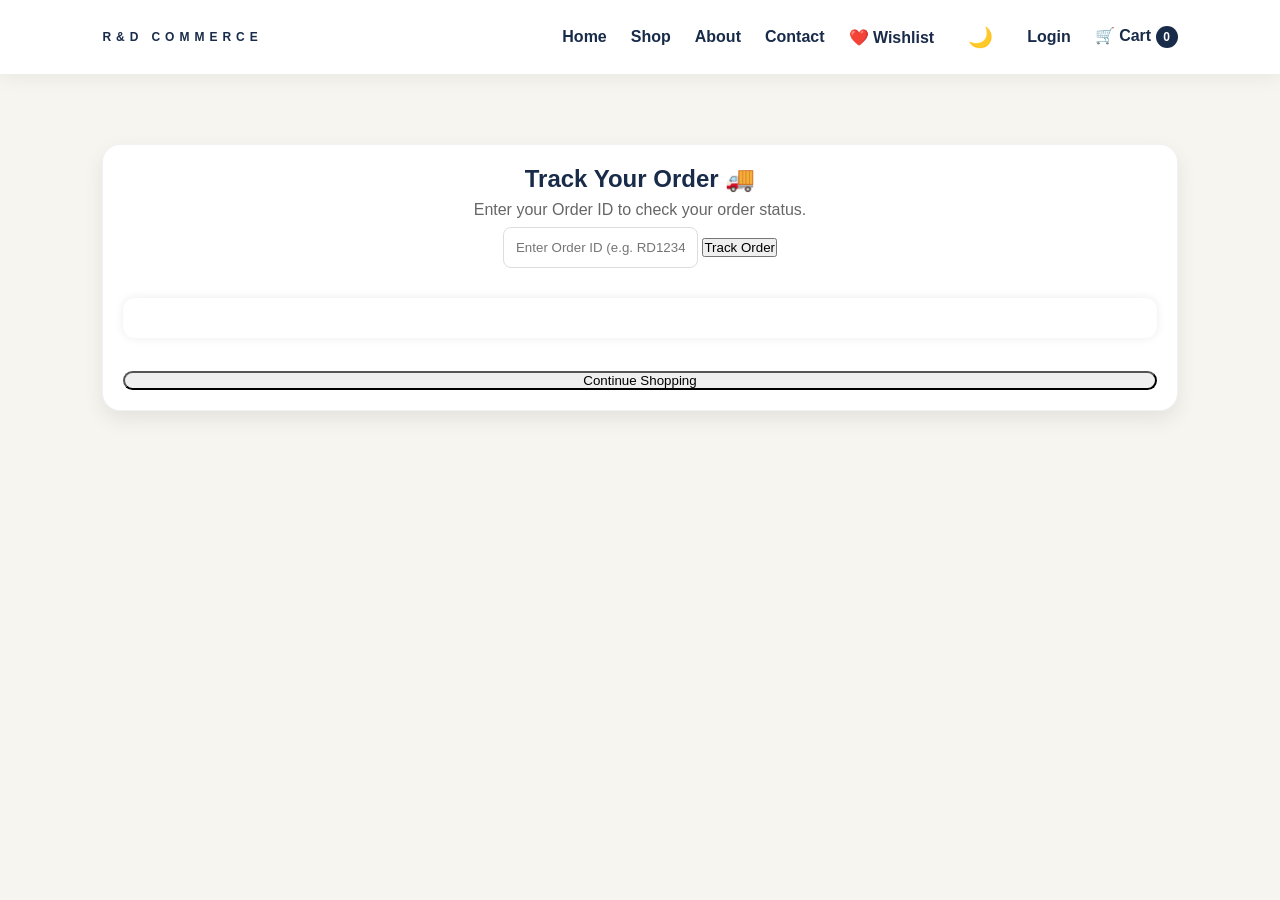
<file: order-tracking.html>
<!DOCTYPE html>
<html lang="en">

<head>

    <meta charset="UTF-8">

    <meta
        name="viewport"
        content="width=device-width, initial-scale=1.0"
    >

    <title>Track Order - R&D Commerce</title>

    <link rel="stylesheet" href="style.css">

</head>


<body>


<header>

    <div class="logo">

        <a href="index.html">

            <span class="logo-rd">
                R&D
            </span>

            <span class="logo-commerce">
                COMMERCE
            </span>

        </a>

    </div>


    <nav>

        <a href="index.html">
            Home
        </a>

        <a href="shop.html">
            Shop
        </a>

        <a href="about.html">
            About
        </a>

        <a href="contact.html">
            Contact
        </a>

        <a href="wishlist.html">
            ❤️ Wishlist
        </a>

        <button
            id="themeToggle"
            class="theme-toggle"
            aria-label="Toggle dark mode"
        >
            🌙
        </button>

        <a
            href="login.html"
            id="userMenu"
        >
            Login
        </a>

        <a
            href="cart.html"
            class="cart-link"
        >
            🛒 Cart
            <span id="cart-count">
                0
            </span>
        </a>

    </nav>

</header>



<section class="products">


    <div class="card order-tracking-card">


        <h1>
            Track Your Order 🚚
        </h1>


        <p>
            Enter your Order ID to check your order status.
        </p>


        <div class="tracking-form">

            <input
                type="text"
                id="orderId"
                placeholder="Enter Order ID (e.g. RD12345678)"
                autocomplete="off"
                aria-label="Order ID"
            >


            <button
                type="button"
                onclick="trackOrder()"
            >
                Track Order
            </button>

        </div>


        <div
            id="status"
            class="order-status"
        ></div>


        <br>


        <a href="index.html">

            <button type="button">
                Continue Shopping
            </button>

        </a>


    </div>


</section>



<div id="toast-container"></div>


<button
    id="backToTop"
    aria-label="Back to top"
>
    ↑
</button>



<script src="script.js"></script>

<script src="order-tracking.js"></script>


</body>

</html>
</file>
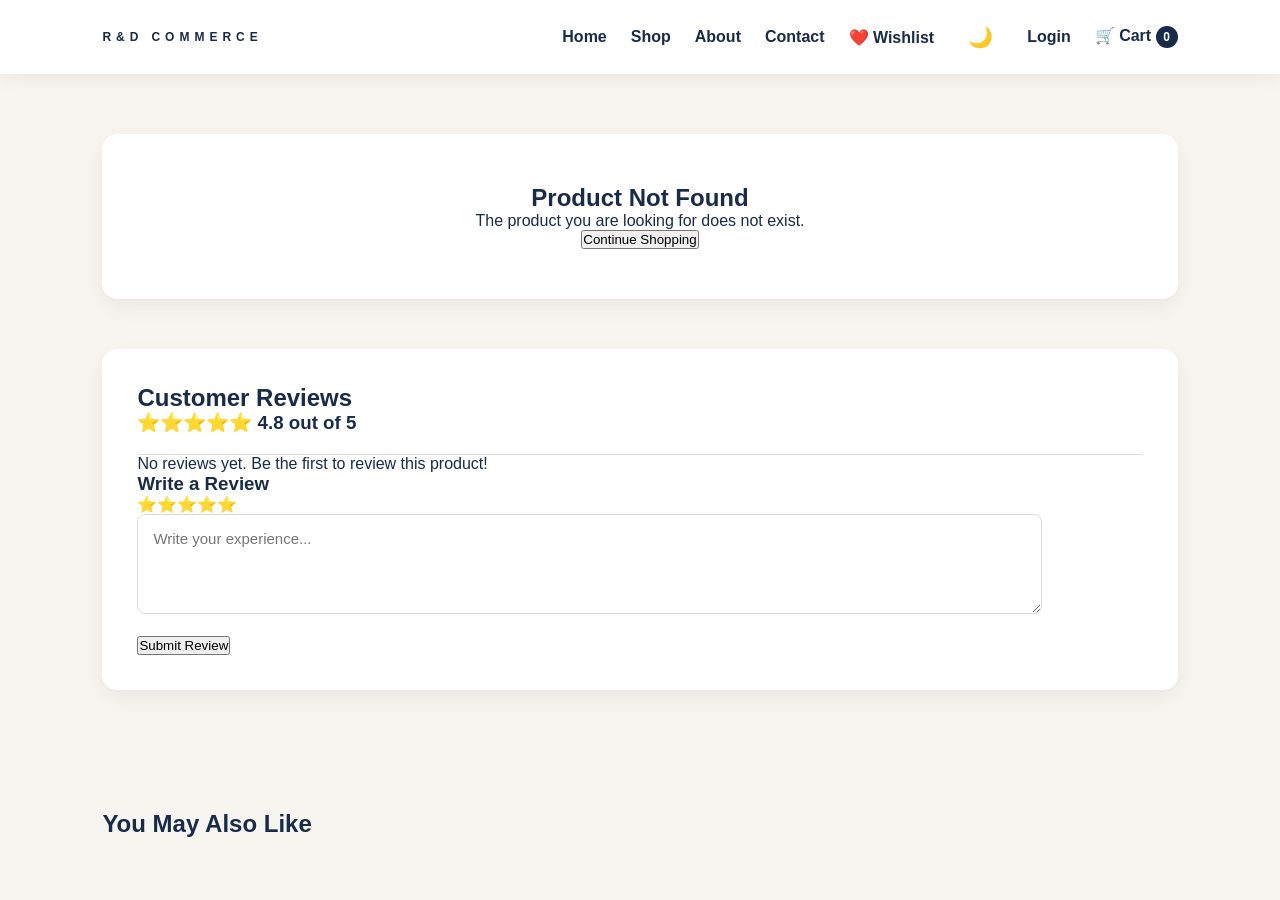
<file: product.html>
<!DOCTYPE html>
<html lang="en">

<head>

    <meta charset="UTF-8">

    <meta
        name="viewport"
        content="width=device-width, initial-scale=1.0"
    >

    <title>Product - R&D Commerce</title>

    <link
        rel="stylesheet"
        href="style.css"
    >

</head>


<body>


<!-- ============================= -->
<!-- HEADER -->
<!-- ============================= -->

<header>

    <div class="logo">

        <a href="index.html">

            <span class="logo-rd">
                R&D
            </span>

            <span class="logo-commerce">
                COMMERCE
            </span>

        </a>

    </div>


    <nav>

        <a href="index.html">
            Home
        </a>

        <a href="shop.html">
            Shop
        </a>

        <a href="about.html">
            About
        </a>

        <a href="contact.html">
            Contact
        </a>

        <a href="wishlist.html">
            ❤️ Wishlist
        </a>


        <button
            id="themeToggle"
            class="theme-toggle"
            aria-label="Toggle dark mode"
        >
            🌙
        </button>


        <a
            href="login.html"
            id="userMenu"
        >
            Login
        </a>


        <a
            href="cart.html"
            class="cart-link"
        >

            🛒 Cart

            <span id="cart-count">
                0
            </span>

        </a>

    </nav>

</header>



<!-- ============================= -->
<!-- PRODUCT SECTION -->
<!-- ============================= -->

<section class="product-section">


    <!-- Product details are inserted by product.js -->

    <div id="product-details">

    </div>



    <!-- ========================= -->
    <!-- REVIEWS -->
    <!-- ========================= -->

    <div class="reviews">

        <h2>
            Customer Reviews
        </h2>


        <div class="rating-summary">

            <h3>
                ⭐⭐⭐⭐⭐ 4.8 out of 5
            </h3>

        </div>


        <div id="review-list">

        </div>


        <h3>
            Write a Review
        </h3>


        <div class="stars">
            ⭐⭐⭐⭐⭐
        </div>


        <textarea
            id="reviewText"
            placeholder="Write your experience..."
            aria-label="Write your review"
        ></textarea>


        <br>
        <br>


        <button
            type="button"
            onclick="addReview()"
        >
            Submit Review
        </button>

    </div>

</section>



<!-- ============================= -->
<!-- RELATED PRODUCTS -->
<!-- ============================= -->

<section class="related-products">

    <h2>
        You May Also Like
    </h2>


    <div id="related-products">

    </div>

</section>



<!-- ============================= -->
<!-- TOAST -->
<!-- ============================= -->

<div id="toast-container"></div>


<!-- ============================= -->
<!-- BACK TO TOP -->
<!-- ============================= -->

<button
    id="backToTop"
    aria-label="Back to top"
>
    ↑
</button>



<!-- ============================= -->
<!-- SCRIPTS -->
<!-- ============================= -->

<script src="products.js"></script>

<script src="script.js"></script>

<script src="product.js"></script>


</body>

</html>
</file>
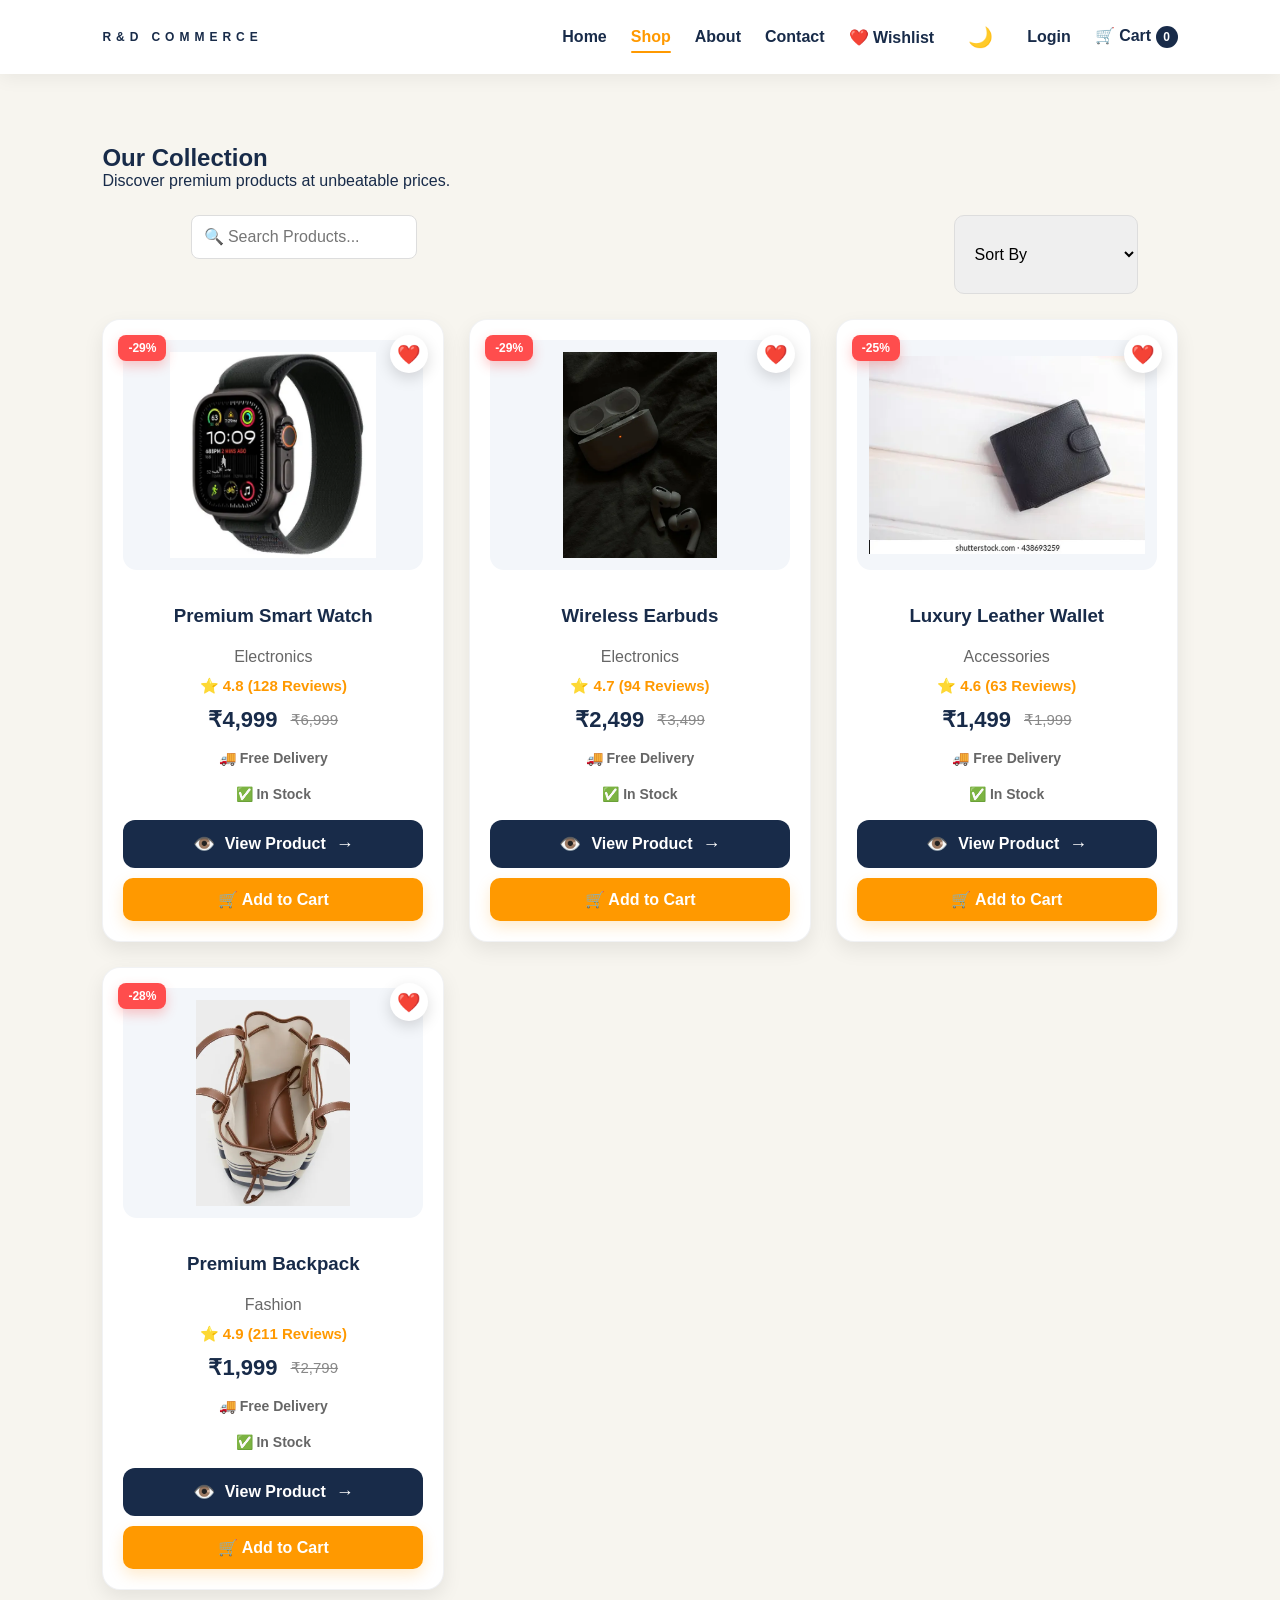
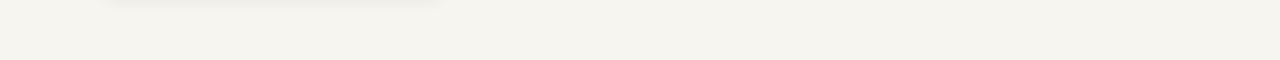
<file: shop.html>
<!DOCTYPE html>
<html lang="en">

<head>

    <meta charset="UTF-8">

    <meta
        name="viewport"
        content="width=device-width, initial-scale=1.0"
    >

    <title>Shop - R&D Commerce</title>

    <link rel="stylesheet" href="style.css">

</head>


<body>


<header>

    <div class="logo">

        <a href="index.html">

            <span class="logo-rd">
                R&D
            </span>

            <span class="logo-commerce">
                COMMERCE
            </span>

        </a>

    </div>


    <nav>

        <a href="index.html">
            Home
        </a>

        <a
            href="shop.html"
            class="active"
        >
            Shop
        </a>

        <a href="about.html">
            About
        </a>

        <a href="contact.html">
            Contact
        </a>

        <a href="wishlist.html">
            ❤️ Wishlist
        </a>

        <button
            id="themeToggle"
            class="theme-toggle"
            aria-label="Toggle dark mode"
        >
            🌙
        </button>

        <a
            href="login.html"
            id="userMenu"
        >
            Login
        </a>

        <a
            href="cart.html"
            class="cart-link"
        >
            🛒 Cart
            <span id="cart-count">
                0
            </span>
        </a>

    </nav>

</header>



<section class="products shop-page">


    <h1>
        Our Collection
    </h1>


    <p class="shop-subtitle">
        Discover premium products at unbeatable prices.
    </p>



    <!-- ============================= -->
    <!-- SHOP CONTROLS -->
    <!-- ============================= -->

    <div class="shop-controls">


        <div class="search-container">

            <input
                type="text"
                id="searchBox"
                placeholder="🔍 Search Products..."
                autocomplete="off"
                aria-label="Search products"
            >

        </div>


        <select
            id="sortProducts"
            aria-label="Sort products"
        >

            <option value="">
                Sort By
            </option>

            <option value="low">
                Price: Low to High
            </option>

            <option value="high">
                Price: High to Low
            </option>

            <option value="rating">
                Highest Rated
            </option>

            <option value="discount">
                Biggest Discount
            </option>

        </select>


    </div>



    <!-- ============================= -->
    <!-- PRODUCTS -->
    <!-- ============================= -->

    <div
        id="product-container"
        class="product-grid"
    ></div>


</section>



<div id="toast-container"></div>


<button
    id="backToTop"
    aria-label="Back to top"
>
    ↑
</button>



<script src="products.js"></script>

<script src="script.js"></script>

<script src="shop.js"></script>


</body>

</html>
</file>
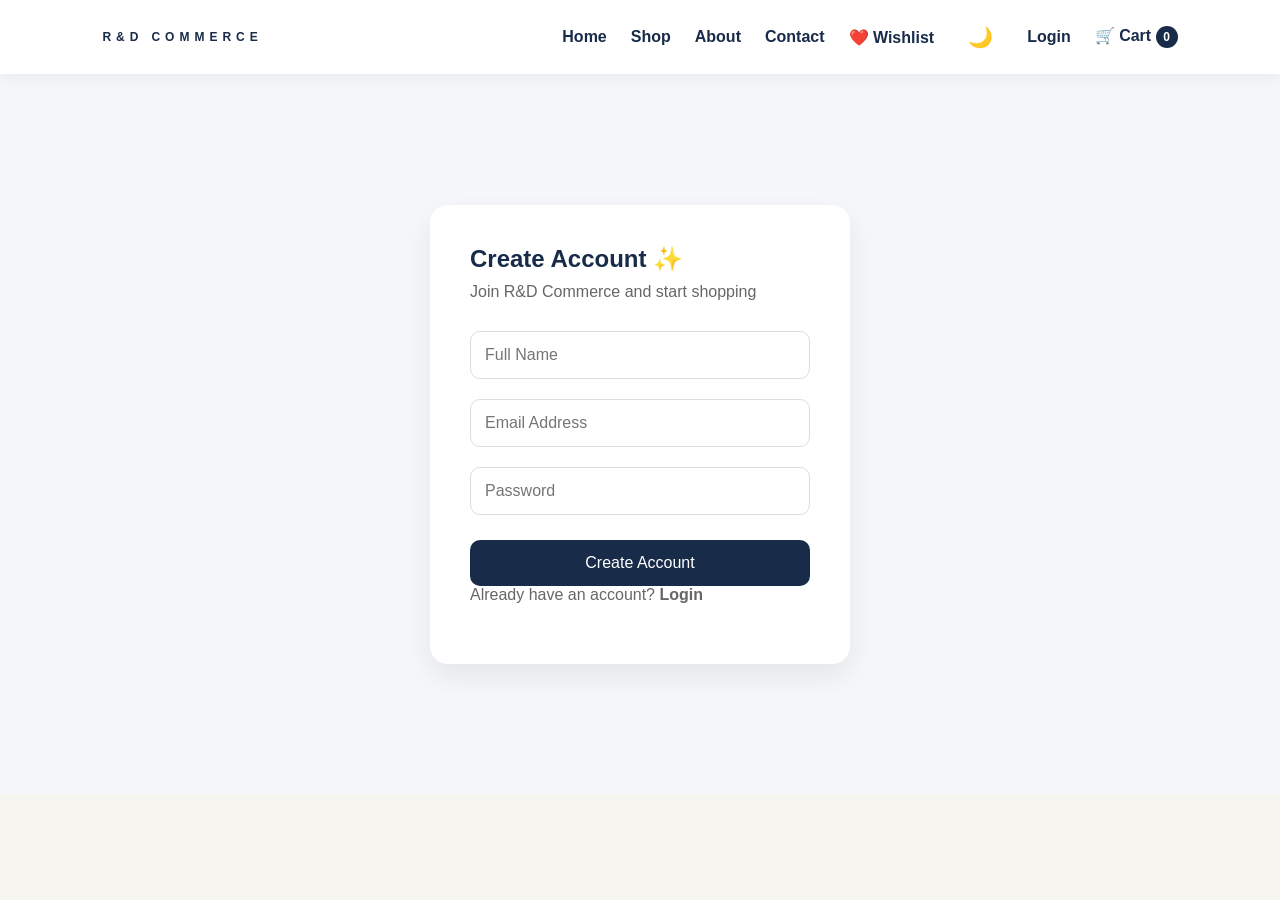
<file: signup.html>
<!DOCTYPE html>
<html lang="en">

<head>

    <meta charset="UTF-8">

    <meta
        name="viewport"
        content="width=device-width, initial-scale=1.0"
    >

    <title>Create Account - R&D Commerce</title>

    <link rel="stylesheet" href="style.css">

</head>


<body>


<header>

    <div class="logo">

        <a href="index.html">

            <span class="logo-rd">
                R&D
            </span>

            <span class="logo-commerce">
                COMMERCE
            </span>

        </a>

    </div>


    <nav>

        <a href="index.html">
            Home
        </a>

        <a href="shop.html">
            Shop
        </a>

        <a href="about.html">
            About
        </a>

        <a href="contact.html">
            Contact
        </a>

        <a href="wishlist.html">
            ❤️ Wishlist
        </a>

        <button
            id="themeToggle"
            class="theme-toggle"
            aria-label="Toggle dark mode"
        >
            🌙
        </button>

        <a
            href="login.html"
            id="userMenu"
        >
            Login
        </a>

        <a
            href="cart.html"
            class="cart-link"
        >
            🛒 Cart
            <span id="cart-count">
                0
            </span>
        </a>

    </nav>

</header>



<section class="auth-container">


    <div class="auth-card">


        <h1>
            Create Account ✨
        </h1>


        <p>
            Join R&D Commerce and start shopping
        </p>


        <form id="signupForm">


            <input
                type="text"
                id="signupName"
                placeholder="Full Name"
                autocomplete="name"
                required
            >


            <input
                type="email"
                id="signupEmail"
                placeholder="Email Address"
                autocomplete="email"
                required
            >


            <input
                type="password"
                id="signupPassword"
                placeholder="Password"
                autocomplete="new-password"
                minlength="6"
                required
            >


            <button
                type="submit"
                id="signupBtn"
            >
                Create Account
            </button>


        </form>


        <p>

            Already have an account?

            <a href="login.html">
                Login
            </a>

        </p>


    </div>


</section>



<div id="toast-container"></div>


<button
    id="backToTop"
    aria-label="Back to top"
>
    ↑
</button>



<script src="script.js"></script>

<script src="signup.js"></script>


</body>

</html>
</file>
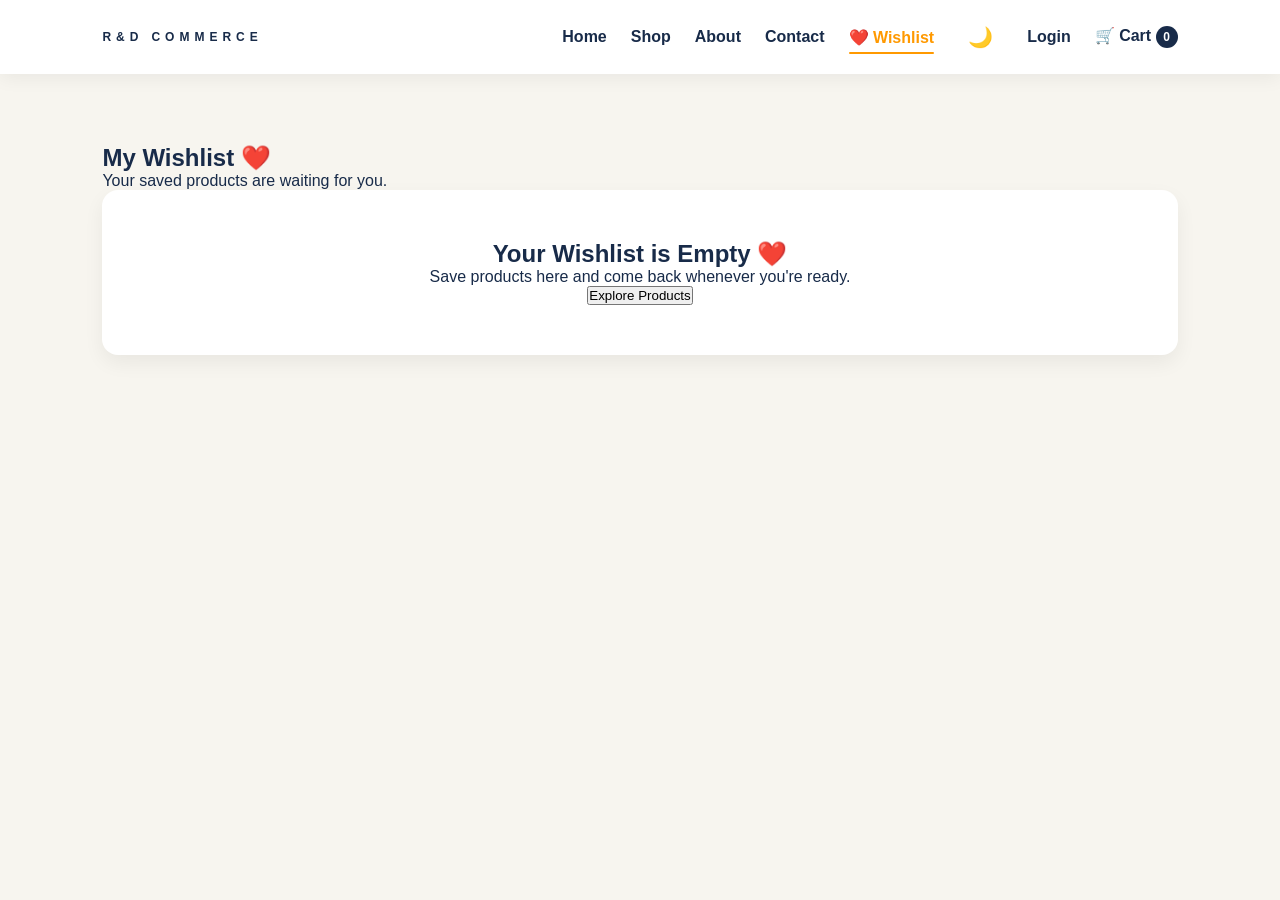
<file: wishlist.html>
<!DOCTYPE html>
<html lang="en">

<head>

    <meta charset="UTF-8">

    <meta
        name="viewport"
        content="width=device-width, initial-scale=1.0"
    >

    <title>Wishlist - R&D Commerce</title>

    <link rel="stylesheet" href="style.css">

</head>


<body>


<header>

    <div class="logo">

        <a href="index.html">

            <span class="logo-rd">
                R&D
            </span>

            <span class="logo-commerce">
                COMMERCE
            </span>

        </a>

    </div>


    <nav>

        <a href="index.html">
            Home
        </a>

        <a href="shop.html">
            Shop
        </a>

        <a href="about.html">
            About
        </a>

        <a href="contact.html">
            Contact
        </a>

        <a
            href="wishlist.html"
            class="active"
        >
            ❤️ Wishlist
        </a>

        <button
            id="themeToggle"
            class="theme-toggle"
            aria-label="Toggle dark mode"
        >
            🌙
        </button>

        <a
            href="login.html"
            id="userMenu"
        >
            Login
        </a>

        <a
            href="cart.html"
            class="cart-link"
        >
            🛒 Cart
            <span id="cart-count">
                0
            </span>
        </a>

    </nav>

</header>



<section class="products wishlist-page">


    <h1>
        My Wishlist ❤️
    </h1>


    <p class="shop-subtitle">
        Your saved products are waiting for you.
    </p>


    <div
        id="wishlist-items"
        class="product-grid"
    ></div>


</section>



<div id="toast-container"></div>


<button
    id="backToTop"
    aria-label="Back to top"
>
    ↑
</button>



<script src="products.js"></script>

<script src="script.js"></script>

<script src="wishlist.js"></script>


</body>

</html>
</file>
<file: style.css>
/* =========================================================
   R&D COMMERCE — CLEAN MASTER STYLESHEET
   ========================================================= */

* {
    margin: 0;
    padding: 0;
    box-sizing: border-box;
    font-family: Arial, sans-serif;
}

html {
    scroll-behavior: smooth;
}

body {
    background: #f7f5ef;
    color: #182b49;
    min-height: 100vh;
    animation: fadePage 0.4s ease;
}

img {
    max-width: 100%;
}

button,
input,
textarea,
select {
    font-family: inherit;
}

button {
    cursor: pointer;
}

button:disabled {
    cursor: not-allowed;
    opacity: 0.6;
}

a {
    color: inherit;
}

/* =========================================================
   PAGE ANIMATION
   ========================================================= */

@keyframes fadePage {
    from {
        opacity: 0;
        transform: translateY(8px);
    }

    to {
        opacity: 1;
        transform: translateY(0);
    }
}

/* =========================================================
   HEADER / NAVBAR
   ========================================================= */

header {
    position: sticky;
    top: 0;
    z-index: 1000;

    display: flex;
    justify-content: space-between;
    align-items: center;

    padding: 18px 8%;

    background: #ffffff;

    box-shadow: 0 4px 18px rgba(0, 0, 0, 0.06);
}

.logo {
    cursor: pointer;
    transition: transform 0.25s ease;
}

.logo:hover {
    transform: scale(1.03);
}

.logo a {
    text-decoration: none;
    display: flex;
    align-items: baseline;
    gap: 8px;
}

.logo-rd {
    font-size: 28px;
    font-weight: 800;
    color: #182b49;
}

.logo-commerce {
    font-size: 12px;
    font-weight: 700;
    letter-spacing: 5px;
    color: #182b49;
}

header > .logo {
    font-size: 28px;
    font-weight: 800;
}

header > .logo span {
    font-size: 12px;
    letter-spacing: 5px;
}

nav {
    display: flex;
    align-items: center;
    gap: 24px;
}

nav a {
    position: relative;

    text-decoration: none;
    color: #182b49;
    font-weight: 600;

    transition: color 0.25s ease;
}

nav a:hover,
nav a.active {
    color: #ff9900;
}

nav a::after {
    content: "";

    position: absolute;
    left: 0;
    bottom: -7px;

    width: 0;
    height: 2px;

    background: #ff9900;
    border-radius: 10px;

    transition: width 0.25s ease;
}

nav a:hover::after,
nav a.active::after {
    width: 100%;
}

/* =========================================================
   THEME TOGGLE
   ========================================================= */

.theme-toggle {
    border: none;
    background: transparent;

    color: #182b49;
    font-size: 20px;

    padding: 7px 10px;
    border-radius: 50%;

    transition:
        transform 0.25s ease,
        background 0.25s ease;
}

.theme-toggle:hover {
    transform: rotate(20deg) scale(1.08);
    background: rgba(24, 43, 73, 0.08);
}

/* =========================================================
   CART COUNT
   ========================================================= */

#cart-count {
    display: inline-flex;
    align-items: center;
    justify-content: center;

    min-width: 22px;
    height: 22px;

    padding: 2px 7px;

    background: #182b49;
    color: #ffffff;

    border-radius: 50px;

    font-size: 12px;
    font-weight: 700;
}

/* =========================================================
   HERO
   ========================================================= */

.hero {
    position: relative;

    min-height: 620px;

    padding: 55px 8%;

    background:
        linear-gradient(
            135deg,
            #eef4fb,
            #f9fbff
        );

    overflow: hidden;
}

.hero-overlay {
    min-height: 500px;

    display: flex;
    align-items: center;
    justify-content: space-between;

    gap: 50px;
}

.hero-content {
    position: relative;
    z-index: 5;

    flex: 1;

    max-width: 650px;

    animation: heroContentIn 0.9s ease-out both;
}

.hero-content h1 {
    font-size: clamp(44px, 6vw, 76px);

    line-height: 1.04;
    font-weight: 800;

    letter-spacing: -2px;

    color: #182b49;

    margin-bottom: 22px;
}

.hero-content h1 span {
    display: block;
    color: #ff9900;
}

.hero-content p {
    max-width: 580px;

    font-size: 18px;
    line-height: 1.7;

    color: #555;

    margin-bottom: 25px;
}

/* =========================================================
   HERO SALE
   ========================================================= */

.offer-box {
    display: inline-flex;
    align-items: center;
    gap: 12px;

    padding: 13px 18px;

    background: #ff9900;
    color: #ffffff;

    border-radius: 14px;

    font-weight: 800;

    box-shadow:
        0 12px 30px rgba(255, 153, 0, 0.28);

    animation: offerPulse 3s ease-in-out infinite;
}

.offer-box span {
    padding-left: 12px;

    border-left:
        1px solid rgba(255, 255, 255, 0.35);
}

@keyframes offerPulse {
    0%,
    100% {
        transform: scale(1);
    }

    50% {
        transform: scale(1.015);
    }
}

/* =========================================================
   COUNTDOWN
   ========================================================= */

.countdown {
    margin-top: 18px;
    margin-bottom: 27px;

    font-size: 15px;
    font-weight: 700;

    color: #182b49;
}

#timer {
    display: inline-block;

    margin-left: 8px;
    padding: 7px 12px;

    border-radius: 8px;

    background: rgba(255, 77, 77, 0.08);

    color: #ff4d4d;

    font-size: 24px;
    font-weight: 800;

    letter-spacing: 1px;

    transition: transform 0.25s ease;
}

#timer:hover {
    transform: translateY(-2px);
}

/* =========================================================
   HERO BUTTONS
   ========================================================= */

.hero-buttons {
    display: flex;
    flex-wrap: wrap;

    gap: 14px;
}

.hero-buttons a {
    text-decoration: none;
}

.hero-buttons button {
    min-width: 150px;
    min-height: 50px;

    padding: 0 24px;

    border: none;
    border-radius: 12px;

    font-size: 15px;
    font-weight: 700;

    transition:
        transform 0.25s ease,
        box-shadow 0.25s ease,
        background 0.25s ease;
}

.primary-btn {
    background: #ff9900;
    color: #ffffff;

    box-shadow:
        0 10px 24px rgba(255, 153, 0, 0.25);
}

.primary-btn:hover {
    transform: translateY(-3px);

    box-shadow:
        0 16px 30px rgba(255, 153, 0, 0.35);
}

.secondary-btn {
    background: #ffffff;
    color: #182b49;

    border: 1px solid rgba(24, 43, 73, 0.12) !important;

    box-shadow:
        0 8px 20px rgba(0, 0, 0, 0.08);
}

.secondary-btn:hover {
    transform: translateY(-3px);
    background: #ffffff;

    box-shadow:
        0 14px 28px rgba(0, 0, 0, 0.14);
}

/* =========================================================
   HERO IMAGE
   ========================================================= */

.hero-image {
    flex: 1;

    display: flex;
    align-items: center;
    justify-content: center;

    animation: heroImageIn 1s ease-out 0.15s both;
}

.hero-image img {
    width: 100%;
    max-width: 650px;

    filter:
        drop-shadow(
            0 20px 35px rgba(0, 0, 0, 0.18)
        );

    animation: heroFloat 5s ease-in-out infinite;
}

@keyframes heroContentIn {
    from {
        opacity: 0;
        transform: translateY(24px);
    }

    to {
        opacity: 1;
        transform: translateY(0);
    }
}

@keyframes heroImageIn {
    from {
        opacity: 0;
        transform: translateX(35px) scale(0.96);
    }

    to {
        opacity: 1;
        transform: translateX(0) scale(1);
    }
}

@keyframes heroFloat {
    0%,
    100% {
        transform: translateY(0);
    }

    50% {
        transform: translateY(-8px);
    }
}

/* =========================================================
   HERO TRUST
   ========================================================= */

.hero-trust {
    display: flex;
    justify-content: center;
    align-items: center;

    gap: 20px;

    margin-top: 20px;

    flex-wrap: wrap;
}

.trust-item {
    display: flex;
    align-items: center;

    gap: 10px;

    padding: 10px 16px;

    border-radius: 12px;

    background: rgba(255, 255, 255, 0.72);

    border:
        1px solid rgba(24, 43, 73, 0.08);

    backdrop-filter: blur(8px);

    transition:
        transform 0.25s ease,
        box-shadow 0.25s ease;
}

.trust-item > span {
    font-size: 20px;
}

.trust-item strong {
    display: block;

    color: #182b49;

    font-size: 13px;
}

.trust-item small {
    display: block;

    margin-top: 2px;

    color: #64748b;

    font-size: 11px;
}

.trust-item:hover {
    transform: translateY(-3px);

    box-shadow:
        0 8px 20px rgba(24, 43, 73, 0.10);
}

/* =========================================================
   COMMON SECTIONS
   ========================================================= */

.categories,
.products {
    padding: 70px 8%;
}

.categories {
    background: #f8f9fb;
}

.categories h2,
.products > h2 {
    text-align: center;

    font-size: 38px;

    color: #182b49;

    margin-bottom: 40px;

    letter-spacing: -0.5px;
}

/* =========================================================
   STATS
   ========================================================= */

.stats {
    display: grid;

    grid-template-columns:
        repeat(4, 1fr);

    gap: 25px;

    padding: 70px 8%;

    background: #ffffff;
}

.stat-box {
    position: relative;

    overflow: hidden;

    padding: 35px;

    text-align: center;

    background: #f8f9fb;

    border:
        1px solid rgba(24, 43, 73, 0.07);

    border-radius: 18px;

    box-shadow:
        0 8px 20px rgba(0, 0, 0, 0.08);

    transition:
        transform 0.3s ease,
        box-shadow 0.3s ease,
        border-color 0.3s ease;
}

.stat-box::before {
    content: "";

    position: absolute;

    width: 110px;
    height: 110px;

    top: -55px;
    right: -45px;

    border-radius: 50%;

    background:
        rgba(255, 153, 0, 0.08);

    filter: blur(12px);

    pointer-events: none;
}

.stat-box:hover {
    transform: translateY(-6px);

    border-color:
        rgba(255, 153, 0, 0.20);

    box-shadow:
        0 16px 32px rgba(24, 43, 73, 0.13);
}

.stat-box h2 {
    position: relative;
    z-index: 2;

    font-size: 42px;

    color: #ff9900;

    margin-bottom: 10px;
}

.stat-box p {
    position: relative;
    z-index: 2;

    font-size: 17px;

    color: #555;
}

/* =========================================================
   CATEGORY GRID
   ========================================================= */

.category-grid {
    display: grid;

    grid-template-columns:
        repeat(auto-fit, minmax(220px, 1fr));

    gap: 25px;
}

.category-box {
    display: grid;

    grid-template-columns:
        repeat(4, 1fr);

    gap: 20px;
}

.category-card {
    position: relative;

    overflow: hidden;

    padding: 35px 25px;

    text-align: center;

    background: #ffffff;

    border:
        1px solid rgba(24, 43, 73, 0.07);

    border-radius: 18px;

    cursor: pointer;

    box-shadow:
        0 8px 20px rgba(0, 0, 0, 0.08);

    transition:
        transform 0.3s ease,
        box-shadow 0.3s ease,
        border-color 0.3s ease;

    animation:
        categoryReveal 0.7s ease-out both;
}

.category-card:nth-child(2) {
    animation-delay: 0.08s;
}

.category-card:nth-child(3) {
    animation-delay: 0.16s;
}

.category-card:nth-child(4) {
    animation-delay: 0.24s;
}

.category-card:nth-child(5) {
    animation-delay: 0.32s;
}

@keyframes categoryReveal {
    from {
        opacity: 0;
        transform: translateY(18px);
    }

    to {
        opacity: 1;
        transform: translateY(0);
    }
}

.category-card::before {
    content: "";

    position: absolute;
    inset: 0;

    border-radius: inherit;

    background:
        linear-gradient(
            135deg,
            rgba(255, 153, 0, 0.08),
            transparent 55%
        );

    opacity: 0;

    transition: opacity 0.3s ease;

    pointer-events: none;
}

.category-card:hover {
    transform: translateY(-7px);

    border-color:
        rgba(255, 153, 0, 0.22);

    box-shadow:
        0 18px 35px rgba(24, 43, 73, 0.14);
}

.category-card:hover::before {
    opacity: 1;
}

.category-icon {
    position: relative;
    z-index: 2;

    font-size: 48px;

    margin-bottom: 18px;
}

.category-card h3 {
    position: relative;
    z-index: 2;

    color: #182b49;

    margin-bottom: 10px;

    transition: color 0.25s ease;
}

.category-card:hover h3 {
    color: #ff9900;
}

.category-card p {
    position: relative;
    z-index: 2;

    color: #666;

    font-size: 15px;

    line-height: 1.5;
}

/* =========================================================
   PRODUCT SEARCH
   ========================================================= */

.search-container {
    position: relative;

    width: 100%;

    max-width: 700px;

    margin:
        0 auto 35px;
}

#searchInput,
#homeSearchInput {
    width: 100%;

    padding: 15px 20px;

    border:
        1px solid #ccc;

    border-radius: 30px;

    background: #ffffff;

    color: #182b49;

    font-size: 16px;

    outline: none;

    transition:
        border-color 0.25s ease,
        box-shadow 0.25s ease;
}

#searchInput:focus,
#homeSearchInput:focus {
    border-color: #ff9900;

    box-shadow:
        0 0 0 3px rgba(255, 153, 0, 0.10);
}

#searchSuggestions {
    position: absolute;

    top: 100%;
    left: 0;

    width: 100%;

    margin-top: 6px;

    background: #ffffff;

    border-radius: 12px;

    box-shadow:
        0 10px 30px rgba(0, 0, 0, 0.15);

    overflow: hidden;

    display: none;

    z-index: 999;
}

.suggestion-item {
    padding: 12px 15px;

    cursor: pointer;

    border-bottom:
        1px solid #eeeeee;

    transition:
        background 0.2s ease;
}

.suggestion-item:hover {
    background: #f5f5f5;
}

.empty-products {
    grid-column: 1 / -1;

    text-align: center;

    padding: 50px 20px;

    background: #ffffff;

    border-radius: 16px;

    box-shadow:
        0 8px 20px rgba(0, 0, 0, 0.06);
}

/* =========================================================
   PRODUCT GRID
   ========================================================= */

.product-grid {
    display: grid;

    grid-template-columns:
        repeat(3, 1fr);

    gap: 25px;
}

/* =========================================================
   PRODUCT CARD
   ========================================================= */

.card {
    position: relative;

    overflow: hidden;

    padding: 20px;

    text-align: center;

    background: #ffffff;

    border:
        1px solid rgba(24, 43, 73, 0.06);

    border-radius: 18px;

    box-shadow:
        0 8px 20px rgba(0, 0, 0, 0.08);

    transition:
        transform 0.3s ease,
        box-shadow 0.3s ease,
        border-color 0.3s ease;
}

.card:hover {
    transform: translateY(-8px);

    box-shadow:
        0 20px 40px rgba(24, 43, 73, 0.15);
}

.card img {
    width: 100%;

    height: 230px;

    padding: 12px;

    object-fit: contain;

    background: #f3f6fa;

    border-radius: 14px;

    transition:
        transform 0.4s ease;
}

.card:hover img {
    transform: scale(1.04);
}

.card h3 {
    min-height: 48px;

    display: flex;

    align-items: center;
    justify-content: center;

    margin-top: 18px;
    margin-bottom: 8px;

    color: #182b49;

    line-height: 1.3;

    transition: color 0.25s ease;
}

.card h3:hover {
    color: #ff9900;
}

.card > p {
    color: #666;

    margin: 8px 0;
}

.rating {
    min-height: 20px;

    display: flex;

    align-items: center;
    justify-content: center;

    color: #ff9900;

    font-size: 15px;

    font-weight: 600;

    margin: 10px 0;
}

.card h4 {
    min-height: 28px;

    display: flex;

    align-items: center;
    justify-content: center;

    gap: 5px;

    margin: 8px 0;

    color: #182b49;

    font-size: 22px;
}

.old-price {
    margin-left: 8px;

    color: #888;

    font-size: 15px;

    font-weight: normal;

    text-decoration: line-through;
}

.discount-badge {
    position: absolute;

    top: 15px;
    left: 15px;

    z-index: 10;

    padding: 6px 10px;

    background: #ff4d4d;
    color: #ffffff;

    border-radius: 8px;

    font-size: 12px;
    font-weight: 700;

    box-shadow:
        0 5px 12px rgba(255, 77, 77, 0.30);
}

.delivery {
    min-height: 20px;

    display: inline-block;

    margin-top: 10px;

    color: #007600;

    font-size: 14px;

    font-weight: 600;
}

.stock {
    min-height: 20px;

    margin-top: 6px;
    margin-bottom: 12px;

    color: #444;

    font-size: 14px;

    font-weight: 600;
}

/* =========================================================
   WISHLIST BUTTON
   ========================================================= */

.wishlist-btn {
    position: absolute;

    top: 15px;
    right: 15px;

    z-index: 100;

    width: 38px;
    height: 38px;

    display: flex;

    align-items: center;
    justify-content: center;

    padding: 0;

    border: none;

    border-radius: 50%;

    background: #ffffff;

    font-size: 19px;

    box-shadow:
        0 5px 15px rgba(0, 0, 0, 0.15);

    transition:
        transform 0.25s ease,
        box-shadow 0.25s ease;
}

.wishlist-btn:hover {
    transform: scale(1.1);

    box-shadow:
        0 8px 20px rgba(0, 0, 0, 0.20);
}

/* =========================================================
   CART BUTTON
   ========================================================= */

.card .cart-btn {
    width: 100%;

    margin-top: 10px;

    padding: 12px;

    border: none;

    border-radius: 10px;

    background: #ff9900;

    color: #ffffff;

    font-size: 16px;

    font-weight: 600;

    box-shadow:
        0 6px 15px rgba(255, 153, 0, 0.20);

    transition:
        transform 0.25s ease,
        background 0.25s ease,
        box-shadow 0.25s ease;
}

.card .cart-btn:hover:not(:disabled) {
    transform: translateY(-3px);

    background: #e68a00;

    box-shadow:
        0 10px 22px rgba(255, 153, 0, 0.30);
}

.card > a > button {
    width: 100%;

    margin-top: 15px;

    border-radius: 10px;
}

/* =========================================================
   PRODUCT DETAIL
   ========================================================= */

.product-section {
    padding: 60px 8%;
}

.product-card {
    display: flex;

    align-items: flex-start;

    gap: 50px;

    padding: 50px;

    margin: 40px 0;

    background: #ffffff;

    border-radius: 20px;

    box-shadow:
        0 10px 30px rgba(0, 0, 0, 0.08);
}

.product-image {
    flex: 1;

    overflow: hidden;

    border-radius: 20px;
}

.product-image img {
    width: 100%;

    max-height: 500px;

    object-fit: contain;

    border-radius: 20px;

    transition:
        transform 0.4s ease;
}

.product-image img:hover {
    transform: scale(1.05);
}

.product-info {
    flex: 1;

    max-width: 600px;
}

.product-info h1 {
    color: #182b49;

    margin-bottom: 15px;
}

.product-info .price {
    font-size: 34px;

    color: #182b49;

    margin-bottom: 15px;
}

.product-info button {
    margin-top: 15px;
}

.quantity {
    display: flex;

    align-items: center;

    gap: 12px;

    margin: 20px 0;
}

.quantity button {
    padding: 10px 18px;
}

#qty {
    min-width: 30px;

    text-align: center;

    font-size: 18px;

    font-weight: 700;
}

.features {
    margin-top: 30px;

    color: #182b49;

    line-height: 1.8;
}

.related-products {
    margin: 60px 8%;
}

.related-products h2 {
    margin-bottom: 25px;

    color: #182b49;
}

#related-products {
    display: grid;

    grid-template-columns:
        repeat(auto-fit, minmax(250px, 1fr));

    gap: 25px;
}

/* =========================================================
   REVIEWS
   ========================================================= */

.reviews {
    margin-top: 50px;

    padding: 35px;

    background: #ffffff;

    border-radius: 15px;

    box-shadow:
        0 8px 20px rgba(0, 0, 0, 0.06);
}

.rating-summary {
    padding-bottom: 20px;

    border-bottom:
        1px solid #dddddd;
}

.review-card {
    padding: 20px;

    margin: 15px 0;

    background: #f8f8f8;

    border-radius: 10px;
}

.review-stars {
    color: #ffb000;

    font-size: 20px;
}

.review-date {
    margin-top: 8px;

    color: #666;

    font-size: 13px;
}

.reviews textarea {
    width: 90%;

    min-height: 100px;

    padding: 15px;

    border:
        1px solid #dddddd;

    border-radius: 8px;

    font-size: 15px;

    resize: vertical;
}

/* =========================================================
   CART
   ========================================================= */

.cart-section {
    padding: 60px 8%;
}

.cart-card {
    display: flex;

    align-items: center;

    gap: 25px;

    padding: 20px;

    margin: 20px 0;

    background: #ffffff;

    border-radius: 15px;

    box-shadow:
        0 8px 20px rgba(0, 0, 0, 0.06);

    transition:
        transform 0.3s ease,
        box-shadow 0.3s ease;
}

.cart-card:hover {
    transform: translateY(-5px);

    box-shadow:
        0 15px 30px rgba(0, 0, 0, 0.10);
}

.cart-card img {
    width: 120px;
    height: 120px;

    object-fit: contain;

    border-radius: 12px;

    background: #f3f6fa;
}

.cart-actions {
    margin-top: 12px;
}

.cart-summary {
    padding: 30px;

    background: #ffffff;

    border-radius: 15px;

    box-shadow:
        0 8px 20px rgba(0, 0, 0, 0.06);
}

.discount-box {
    display: flex;

    gap: 10px;

    margin: 20px 0;
}

.discount-box input {
    flex: 1;

    padding: 12px;

    border:
        1px solid #cccccc;

    border-radius: 8px;

    font-size: 15px;
}

.empty-cart {
    padding: 50px 20px;

    text-align: center;

    background: #ffffff;

    border-radius: 16px;
}

/* =========================================================
   CHECKOUT
   ========================================================= */

.checkout {
    padding: 50px 8%;
}

.checkout-container {
    display: grid;

    grid-template-columns:
        2fr 1fr;

    gap: 40px;
}

.billing,
.order-summary {
    padding: 25px;

    background: #ffffff;

    border-radius: 18px;

    box-shadow:
        0 8px 20px rgba(0, 0, 0, 0.08);
}

.billing input,
.billing textarea {
    width: 100%;

    padding: 14px;

    margin: 12px 0;

    border:
        1px solid #dddddd;

    border-radius: 10px;

    font-size: 16px;
}

.billing textarea {
    min-height: 120px;

    resize: vertical;
}

#place-order {
    width: 100%;

    margin-top: 20px;

    padding: 15px;

    border: none;

    border-radius: 10px;

    background: #182b49;

    color: #ffffff;

    font-size: 17px;

    transition:
        background 0.25s ease;
}

#place-order:hover {
    background: #ff9900;
}

/* Compatibility with old checkout HTML */

.products input,
.products textarea {
    max-width: 100%;
}

.products input[type="text"],
.products input[type="email"],
.products input[type="tel"] {
    padding: 12px;

    border:
        1px solid #dddddd;

    border-radius: 8px;
}

/* =========================================================
   SHOP CONTROLS
   ========================================================= */

.shop-controls {
    display: flex;

    gap: 15px;

    margin: 25px 40px;

    flex-wrap: wrap;
}

.shop-controls input,
.shop-controls select {
    padding: 12px 16px;

    border:
        1px solid #dddddd;

    border-radius: 10px;

    font-size: 16px;
}

.shop-controls input {
    flex: 1;
}

/* =========================================================
   AUTH
   ========================================================= */

.auth-container {
    display: flex;

    align-items: center;
    justify-content: center;

    min-height: 80vh;

    padding: 40px;

    background: #f5f7fb;
}

.auth-card {
    width: 420px;

    padding: 40px;

    background: #ffffff;

    border-radius: 18px;

    box-shadow:
        0 12px 30px rgba(0, 0, 0, 0.08);
}

.auth-card h1 {
    margin-bottom: 10px;

    color: #182b49;
}

.auth-card p {
    margin-bottom: 20px;

    color: #666;
}

.auth-card input {
    width: 100%;

    padding: 14px;

    margin: 10px 0;

    border:
        1px solid #dddddd;

    border-radius: 10px;

    font-size: 16px;
}

.auth-card button {
    width: 100%;

    padding: 14px;

    margin-top: 15px;

    border: none;

    border-radius: 10px;

    background: #182b49;

    color: #ffffff;

    font-size: 16px;
}

.auth-card button:hover {
    background: #ff9900;
}

.auth-card a {
    text-decoration: none;

    font-weight: 700;
}

/* =========================================================
   ORDER TRACKING
   ========================================================= */

#status {
    margin-top: 30px;

    padding: 20px;

    background: #ffffff;

    border-radius: 12px;

    box-shadow:
        0 0 10px rgba(0, 0, 0, 0.08);
}

/* =========================================================
   FOOTER
   ========================================================= */

footer {
    padding: 35px;

    text-align: center;

    background: #182b49;

    color: #ffffff;
}

footer h3 {
    margin-bottom: 8px;
}

/* =========================================================
   TOAST
   ========================================================= */

#toast-container {
    position: fixed;

    top: 25px;
    right: 25px;

    z-index: 99999;

    display: flex;

    flex-direction: column;

    gap: 12px;
}

.toast {
    display: flex;

    align-items: center;

    gap: 10px;

    min-width: 280px;
    max-width: 360px;

    padding: 16px 20px;

    background: #ffffff;

    color: #182b49;

    border-radius: 12px;

    box-shadow:
        0 10px 30px rgba(0, 0, 0, 0.15);

    font-size: 15px;
    font-weight: 600;

    animation:
        toastSlideIn 0.35s ease;
}

.toast-icon {
    font-size: 22px;
}

.toast-message {
    flex: 1;
}

.toast.hide {
    animation:
        toastSlideOut 0.35s ease forwards;
}

@keyframes toastSlideIn {
    from {
        opacity: 0;
        transform: translateX(40px);
    }

    to {
        opacity: 1;
        transform: translateX(0);
    }
}

@keyframes toastSlideOut {
    from {
        opacity: 1;
        transform: translateX(0);
    }

    to {
        opacity: 0;
        transform: translateX(40px);
    }
}

/* =========================================================
   PAGE LOADER
   ========================================================= */

#pageLoader {
    position: fixed;

    inset: 0;

    z-index: 100000;

    display: flex;

    align-items: center;
    justify-content: center;

    background: #f5f7fa;

    transition:
        opacity 0.4s ease;
}

.loader-content {
    text-align: center;
}

.loader-logo {
    font-size: 42px;

    font-weight: 800;

    color: #182b49;
}

.loader-brand {
    margin-top: -5px;

    font-size: 18px;

    font-weight: 600;

    letter-spacing: 5px;

    color: #182b49;
}

.loader-spinner {
    width: 38px;
    height: 38px;

    margin: 25px auto 15px;

    border:
        4px solid #dbe2ea;

    border-top-color:
        #182b49;

    border-radius: 50%;

    animation:
        loaderSpin 0.8s linear infinite;
}

.loader-content p {
    color: #64748b;

    font-size: 14px;
}

@keyframes loaderSpin {
    to {
        transform: rotate(360deg);
    }
}

/* =========================================================
   BACK TO TOP
   ========================================================= */

#backToTop {
    position: fixed;

    right: 25px;
    bottom: 25px;

    z-index: 9998;

    width: 45px;
    height: 45px;

    display: none;

    align-items: center;
    justify-content: center;

    border: none;

    border-radius: 50%;

    background: #182b49;

    color: #ffffff;

    font-size: 22px;
    font-weight: bold;

    box-shadow:
        0 8px 20px rgba(0, 0, 0, 0.18);

    transition:
        transform 0.25s ease;
}

#backToTop:hover {
    transform: translateY(-4px);
}

/* =========================================================
   DARK MODE
   ========================================================= */

body.dark-mode {
    background: #101722;
    color: #f8fafc;
}

body.dark-mode header {
    background: #151f2e;

    box-shadow:
        0 4px 18px rgba(0, 0, 0, 0.30);
}

body.dark-mode .logo-rd,
body.dark-mode .logo-commerce,
body.dark-mode nav a {
    color: #f8fafc;
}

body.dark-mode nav a:hover,
body.dark-mode nav a.active {
    color: #ff9900;
}

body.dark-mode .theme-toggle {
    color: #ffffff;
}

body.dark-mode .theme-toggle:hover {
    background:
        rgba(255, 255, 255, 0.10);
}

body.dark-mode .hero {
    background:
        linear-gradient(
            135deg,
            #151f2e,
            #101722
        );
}

body.dark-mode .hero-content h1 {
    color: #f8fafc;
}

body.dark-mode .hero-content p {
    color: #aeb9c9;
}

body.dark-mode .countdown {
    color: #f8fafc;
}

body.dark-mode .secondary-btn {
    background: #182334;
    color: #f8fafc;

    border-color:
        rgba(255, 255, 255, 0.08) !important;
}

body.dark-mode .secondary-btn:hover {
    background: #1c293c;
}

body.dark-mode .trust-item {
    background:
        rgba(24, 35, 52, 0.85);

    border-color:
        rgba(255, 255, 255, 0.08);
}

body.dark-mode .trust-item strong {
    color: #f8fafc;
}

body.dark-mode .trust-item small {
    color: #aeb9c9;
}

body.dark-mode .stats,
body.dark-mode .categories,
body.dark-mode .products,
body.dark-mode .cart-section,
body.dark-mode .product-section,
body.dark-mode .checkout {
    background: #101722;
}

body.dark-mode .categories h2,
body.dark-mode .products > h2,
body.dark-mode .related-products h2 {
    color: #f8fafc;
}

body.dark-mode .stat-box,
body.dark-mode .category-card,
body.dark-mode .card,
body.dark-mode .product-card,
body.dark-mode .cart-card,
body.dark-mode .cart-summary,
body.dark-mode .reviews,
body.dark-mode .billing,
body.dark-mode .order-summary,
body.dark-mode .auth-card,
body.dark-mode .empty-cart {
    background: #182334;

    color: #e8edf5;

    border-color:
        rgba(255, 255, 255, 0.07);

    box-shadow:
        0 8px 22px rgba(0, 0, 0, 0.28);
}

body.dark-mode .stat-box:hover,
body.dark-mode .category-card:hover,
body.dark-mode .card:hover {
    background: #1c293c;

    border-color:
        rgba(255, 153, 0, 0.24);
}

body.dark-mode .stat-box p,
body.dark-mode .category-card p,
body.dark-mode .card > p,
body.dark-mode .auth-card p {
    color: #aeb9c9;
}

body.dark-mode .stat-box h2,
body.dark-mode .card h4 {
    color: #ffffff;
}

body.dark-mode .category-card h3,
body.dark-mode .card h3,
body.dark-mode .product-info h1,
body.dark-mode .product-info .price {
    color: #f8fafc;
}

body.dark-mode .category-card:hover h3,
body.dark-mode .card h3:hover {
    color: #ff9900;
}

body.dark-mode .card img,
body.dark-mode .cart-card img {
    background: #26344a;
}

body.dark-mode .old-price {
    color: #94a3b8;
}

body.dark-mode .stock {
    color: #cbd5e1;
}

body.dark-mode .wishlist-btn {
    background: #26344a;

    color: #ffffff;
}

body.dark-mode #searchInput,
body.dark-mode #homeSearchInput,
body.dark-mode .discount-box input,
body.dark-mode .billing input,
body.dark-mode .billing textarea,
body.dark-mode .reviews textarea,
body.dark-mode .auth-card input {
    background: #101722;

    color: #f8fafc;

    border-color: #35445a;
}

body.dark-mode #searchInput::placeholder,
body.dark-mode #homeSearchInput::placeholder {
    color: #94a3b8;
}

body.dark-mode #searchSuggestions {
    background: #182334;

    color: #f8fafc;
}

body.dark-mode .suggestion-item {
    border-color: #35445a;
}

body.dark-mode .suggestion-item:hover {
    background: #202d40;
}

body.dark-mode .reviews {
    color: #e8edf5;
}

body.dark-mode .review-card {
    background: #202d40;

    color: #e8edf5;
}

body.dark-mode .review-date {
    color: #94a3b8;
}

body.dark-mode .rating-summary {
    border-color: #35445a;
}

body.dark-mode .features {
    color: #cbd5e1;
}

body.dark-mode #status {
    background: #182334;

    color: #e8edf5;

    box-shadow:
        0 8px 20px rgba(0, 0, 0, 0.25);
}

body.dark-mode footer {
    background: #0b111b;

    color: #e8edf5;
}

body.dark-mode #pageLoader {
    background: #101722;
}

body.dark-mode .loader-logo,
body.dark-mode .loader-brand {
    color: #f8fafc;
}

body.dark-mode .loader-spinner {
    border-color: #2d3a4d;

    border-top-color: #ff9900;
}

body.dark-mode .loader-content p {
    color: #94a3b8;
}

body.dark-mode .toast {
    background: #182334;

    color: #f8fafc;

    box-shadow:
        0 10px 30px rgba(0, 0, 0, 0.35);
}

body.dark-mode #backToTop {
    background: #f8fafc;

    color: #182b49;
}

/* =========================================================
   RESPONSIVE — TABLET
   ========================================================= */

@media (max-width: 900px) {

    header {
        padding:
            16px 5%;
    }

    nav {
        gap: 12px;
    }

    .hero-overlay {
        flex-direction: column;

        text-align: center;

        gap: 30px;
    }

    .hero-content {
        max-width: 700px;
    }

    .hero-content p {
        margin-left: auto;
        margin-right: auto;
    }

    .hero-buttons {
        justify-content: center;
    }

    .hero-image {
        width: 100%;
    }

    .hero-image img {
        width: 85%;
        max-width: 420px;
    }

    .hero-trust {
        margin-left: auto;
        margin-right: auto;
    }

    .stats {
        grid-template-columns:
            repeat(2, 1fr);
    }

    .product-grid {
        grid-template-columns:
            repeat(2, 1fr);
    }

    .category-box {
        grid-template-columns:
            repeat(2, 1fr);
    }

    .checkout-container {
        grid-template-columns: 1fr;
    }
}

/* =========================================================
   RESPONSIVE — MOBILE
   ========================================================= */

@media (max-width: 700px) {

    header {
        padding: 14px 18px;
    }

    nav {
        display: none;
    }

    .logo-rd {
        font-size: 24px;
    }

    .logo-commerce {
        font-size: 10px;
    }

    .hero {
        padding:
            45px 18px 40px;
    }

    .hero-overlay {
        min-height: auto;
    }

    .hero-content {
        padding: 20px 0;
    }

    .hero-content h1 {
        font-size: 38px;

        letter-spacing: -1px;
    }

    .hero-content p {
        font-size: 15px;

        line-height: 1.6;
    }

    .offer-box {
        font-size: 14px;

        padding:
            10px 13px;
    }

    .countdown {
        font-size: 13px;
    }

    #timer {
        font-size: 17px;
    }

    .hero-buttons {
        flex-direction: column;

        align-items: center;
    }

    .hero-buttons a {
        width: 100%;

        max-width: 260px;
    }

    .hero-buttons button {
        width: 100%;
    }

    .hero-image img {
        max-width: 330px;
    }

    .hero-trust {
        flex-direction: column;

        gap: 10px;
    }

    .trust-item {
        width: 100%;

        max-width: 300px;
    }

    .stats {
        grid-template-columns:
            repeat(2, 1fr);

        gap: 12px;

        padding:
            45px 14px;
    }

    .stat-box {
        padding: 22px 10px;

        border-radius: 15px;
    }

    .stat-box h2 {
        font-size: 30px;
    }

    .stat-box p {
        font-size: 13px;
    }

    .categories,
    .products {
        padding:
            45px 14px;
    }

    .categories h2,
    .products > h2 {
        font-size: 28px;

        margin-bottom: 25px;
    }

    .category-grid {
        grid-template-columns:
            repeat(2, 1fr);

        gap: 12px;
    }

    .category-box {
        grid-template-columns:
            repeat(2, 1fr);
    }

    .category-card {
        padding:
            25px 12px;

        border-radius: 15px;
    }

    .category-icon {
        font-size: 36px;
    }

    .category-card h3 {
        font-size: 16px;
    }

    .category-card p {
        font-size: 12px;
    }

    .product-grid {
        grid-template-columns:
            repeat(2, 1fr);

        gap: 12px;
    }

    .card {
        padding: 14px;
    }

    .card img {
        height: 190px;

        padding: 10px;
    }

    .card h3 {
        min-height: auto;

        font-size: 16px;
    }

    .card h4 {
        min-height: auto;

        font-size: 18px;

        flex-wrap: wrap;
    }

    .old-price {
        font-size: 13px;
    }

    .rating {
        font-size: 13px;
    }

    .delivery,
    .stock {
        font-size: 12px;
    }

    .product-card {
        flex-direction: column;

        gap: 25px;

        padding: 25px;

        margin: 20px 0;
    }

    .product-image,
    .product-info {
        width: 100%;

        max-width: none;
    }

    .product-info .price {
        font-size: 28px;
    }

    .cart-section {
        padding:
            45px 14px;
    }

    .cart-card {
        flex-direction: column;

        text-align: center;
    }

    .cart-card img {
        width: 150px;
        height: 150px;
    }

    .cart-summary {
        padding: 22px;
    }

    .discount-box {
        flex-direction: column;
    }

    .checkout {
        padding:
            35px 14px;
    }

    .auth-container {
        padding: 25px 14px;
    }

    .auth-card {
        width: 100%;

        padding: 28px 20px;
    }

    .reviews {
        padding: 22px;
    }

    .reviews textarea {
        width: 100%;
    }

    .related-products {
        margin:
            40px 14px;
    }

    #toast-container {
        top: 15px;

        right: 15px;
        left: 15px;
    }

    .toast {
        width: 100%;

        min-width: auto;
    }

    #backToTop {
        right: 15px;
        bottom: 15px;

        width: 42px;
        height: 42px;
    }
}

/* =========================================================
   RESPONSIVE — SMALL PHONES
   ========================================================= */

@media (max-width: 450px) {

    .hero-content h1 {
        font-size: 31px;
    }

    .hero-content p {
        font-size: 14px;
    }

    .offer-box {
        font-size: 12px;

        padding:
            9px 11px;
    }

    .category-grid,
    .category-box,
    .product-grid {
        grid-template-columns: 1fr;
    }

    .card img {
        height: 220px;
    }

    .stats {
        grid-template-columns: 1fr 1fr;
    }

    .stat-box h2 {
        font-size: 26px;
    }
}

/* =========================================================
   REDUCED MOTION
   ========================================================= */

@media (prefers-reduced-motion: reduce) {

    *,
    *::before,
    *::after {
        scroll-behavior: auto !important;
    }

    .hero-content,
    .hero-image,
    .hero-image img,
    .offer-box,
    .category-card {
        animation: none !important;
    }

    .card,
    .category-card,
    .stat-box,
    button,
    .trust-item {
        transition: none !important;
    }
}
/* =========================================================
   PREMIUM PRODUCT ACTION BUTTONS
   ========================================================= */

/* VIEW PRODUCT */
.view-product-btn {
    width: 100%;
    min-height: 48px;
    margin-top: 14px;

    display: flex;
    align-items: center;
    justify-content: center;
    gap: 10px;

    padding: 12px 18px;

    background: #182b49;
    color: #ffffff;

    border: none;
    border-radius: 12px;

    text-decoration: none;
    font-size: 16px;
    font-weight: 700;

    cursor: pointer;

    transition:
        transform 0.25s ease,
        box-shadow 0.25s ease,
        background 0.25s ease;
}

.view-product-btn:hover {
    background: #223d66;
    transform: translateY(-2px);
    box-shadow: 0 10px 22px rgba(24, 43, 73, 0.18);
}

.view-product-btn .btn-icon,
.view-product-btn .btn-arrow {
    font-size: 18px;
}

.view-product-btn .btn-arrow {
    transition: transform 0.25s ease;
}

.view-product-btn:hover .btn-arrow {
    transform: translateX(4px);
}


/* =========================================================
   PRODUCT DETAIL ACTION BUTTONS
   ========================================================= */

.product-action-btn {
    width: 100%;
    min-height: 50px;

    display: flex;
    align-items: center;
    justify-content: center;
    gap: 10px;

    padding: 13px 18px;
    margin-top: 12px;

    border-radius: 12px;

    font-size: 16px;
    font-weight: 700;

    cursor: pointer;

    transition:
        transform 0.25s ease,
        box-shadow 0.25s ease,
        background 0.25s ease,
        border-color 0.25s ease;
}


/* ADD TO CART */
.add-cart-btn {
    background: #182b49;
    color: #ffffff;
    border: 2px solid #182b49;
}

.add-cart-btn:hover {
    background: #223d66;
    border-color: #223d66;
    transform: translateY(-2px);
    box-shadow: 0 10px 22px rgba(24, 43, 73, 0.18);
}


/* ADD TO WISHLIST */
.wishlist-action-btn {
    background: #ffffff;
    color: #182b49;
    border: 2px solid #182b49;
}

.wishlist-action-btn:hover {
    background: #f7f9fc;
    transform: translateY(-2px);
    box-shadow: 0 10px 22px rgba(24, 43, 73, 0.12);
}

.wishlist-action-btn .btn-icon {
    color: #ff4f7b;
}


/* ICONS */
.product-action-btn .btn-icon {
    font-size: 19px;
}


/* DISABLED */
.product-action-btn:disabled {
    opacity: 0.55;
    cursor: not-allowed;
    transform: none;
    box-shadow: none;
}


/* =========================================================
   DARK MODE
   ========================================================= */

body.dark-mode .view-product-btn {
    background: #233753;
    color: #ffffff;
}

body.dark-mode .view-product-btn:hover {
    background: #2d4567;
}

body.dark-mode .add-cart-btn {
    background: #233753;
    border-color: #233753;
    color: #ffffff;
}

body.dark-mode .add-cart-btn:hover {
    background: #2d4567;
    border-color: #2d4567;
}

body.dark-mode .wishlist-action-btn {
    background: #182334;
    border-color: #8ea2bd;
    color: #f8fafc;
}

body.dark-mode .wishlist-action-btn:hover {
    background: #202e42;
}


/* =========================================================
   MOBILE
   ========================================================= */

@media (max-width: 700px) {

    .view-product-btn,
    .product-action-btn {
        min-height: 48px;
        font-size: 15px;
        border-radius: 11px;
    }

}
</file>
